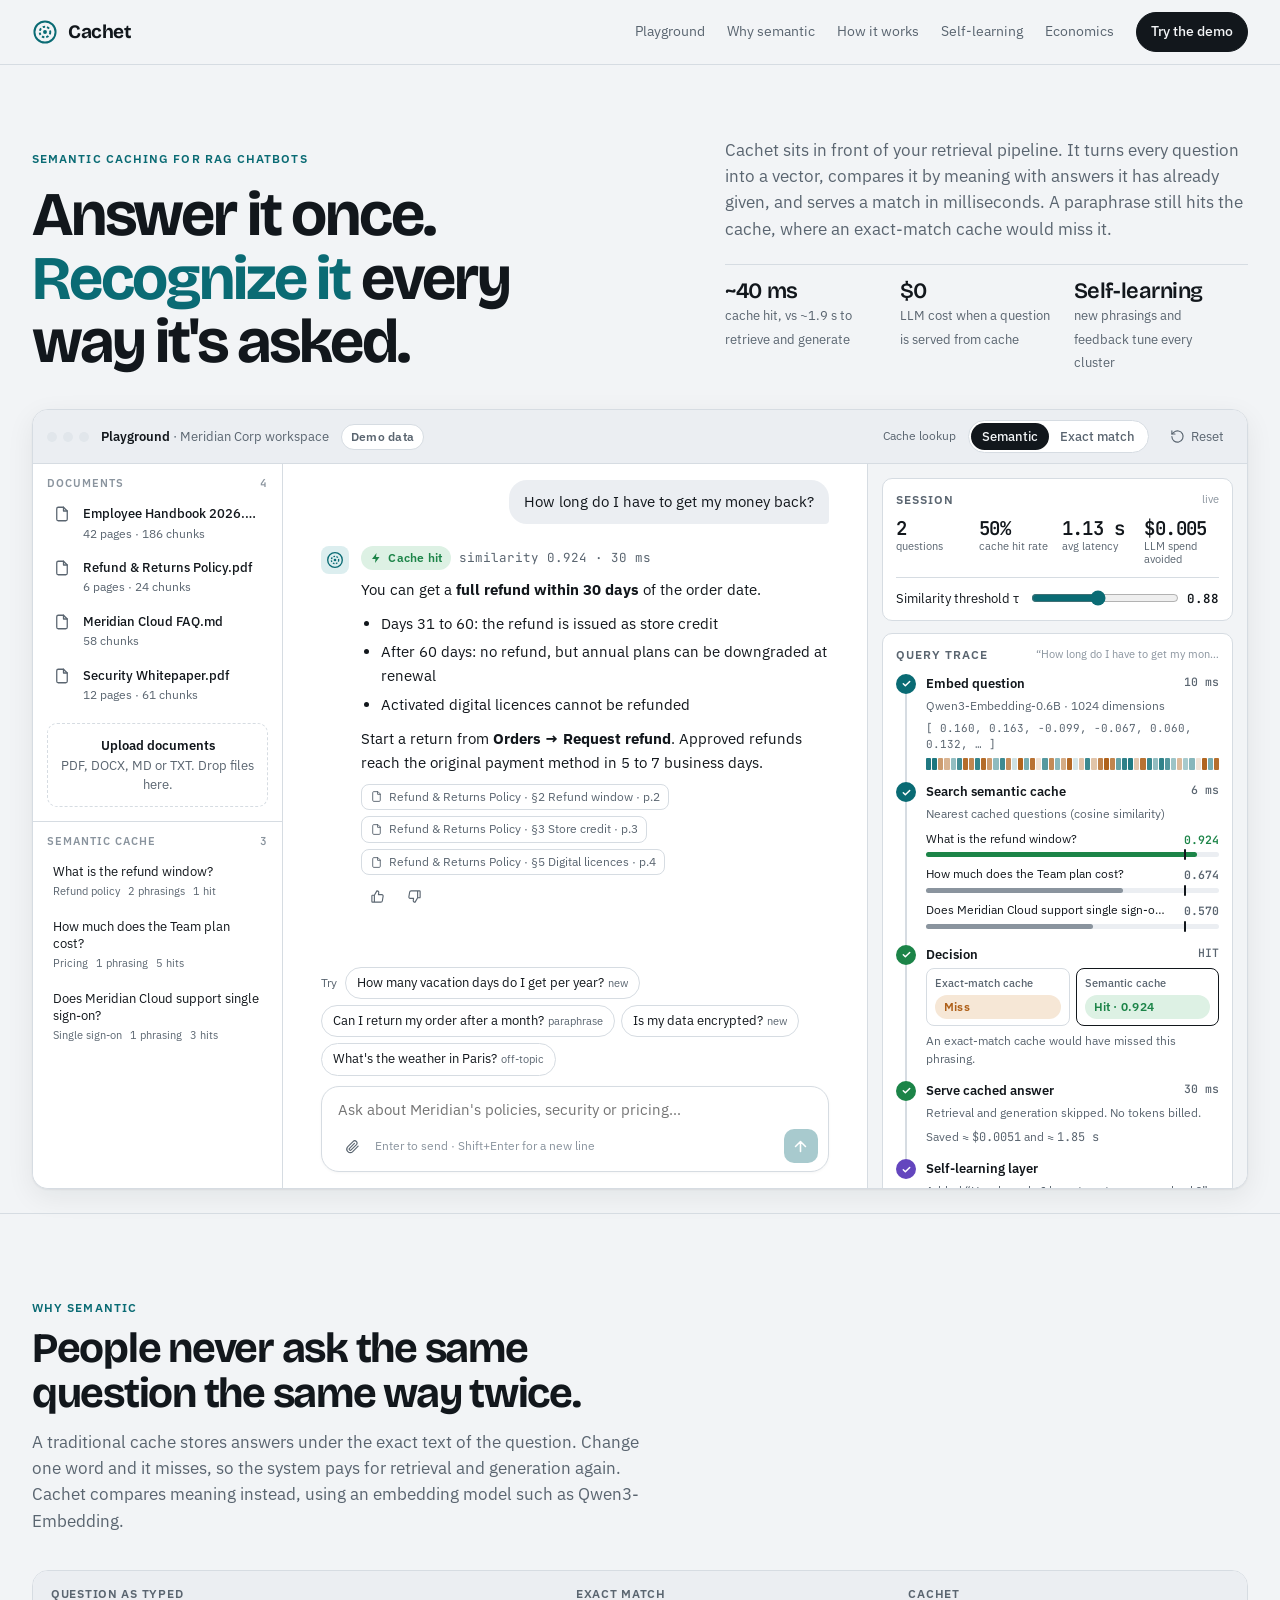
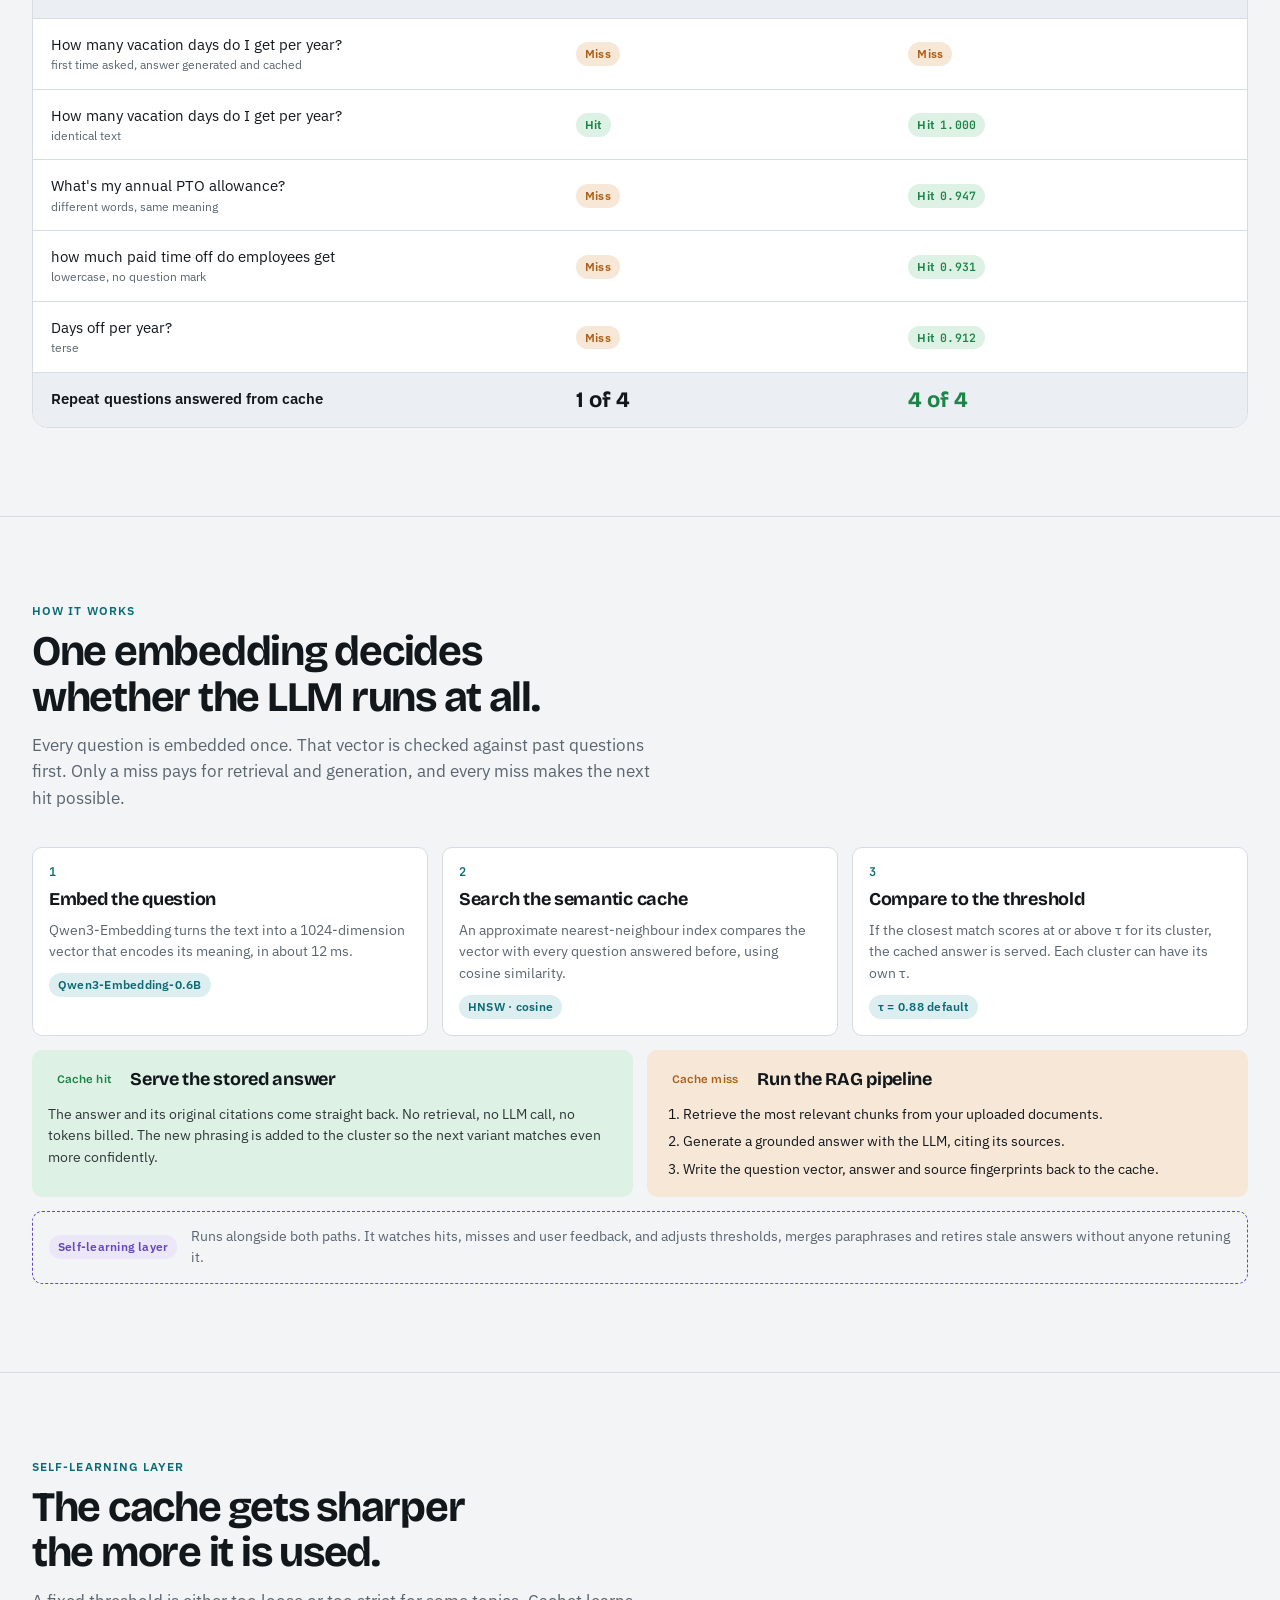
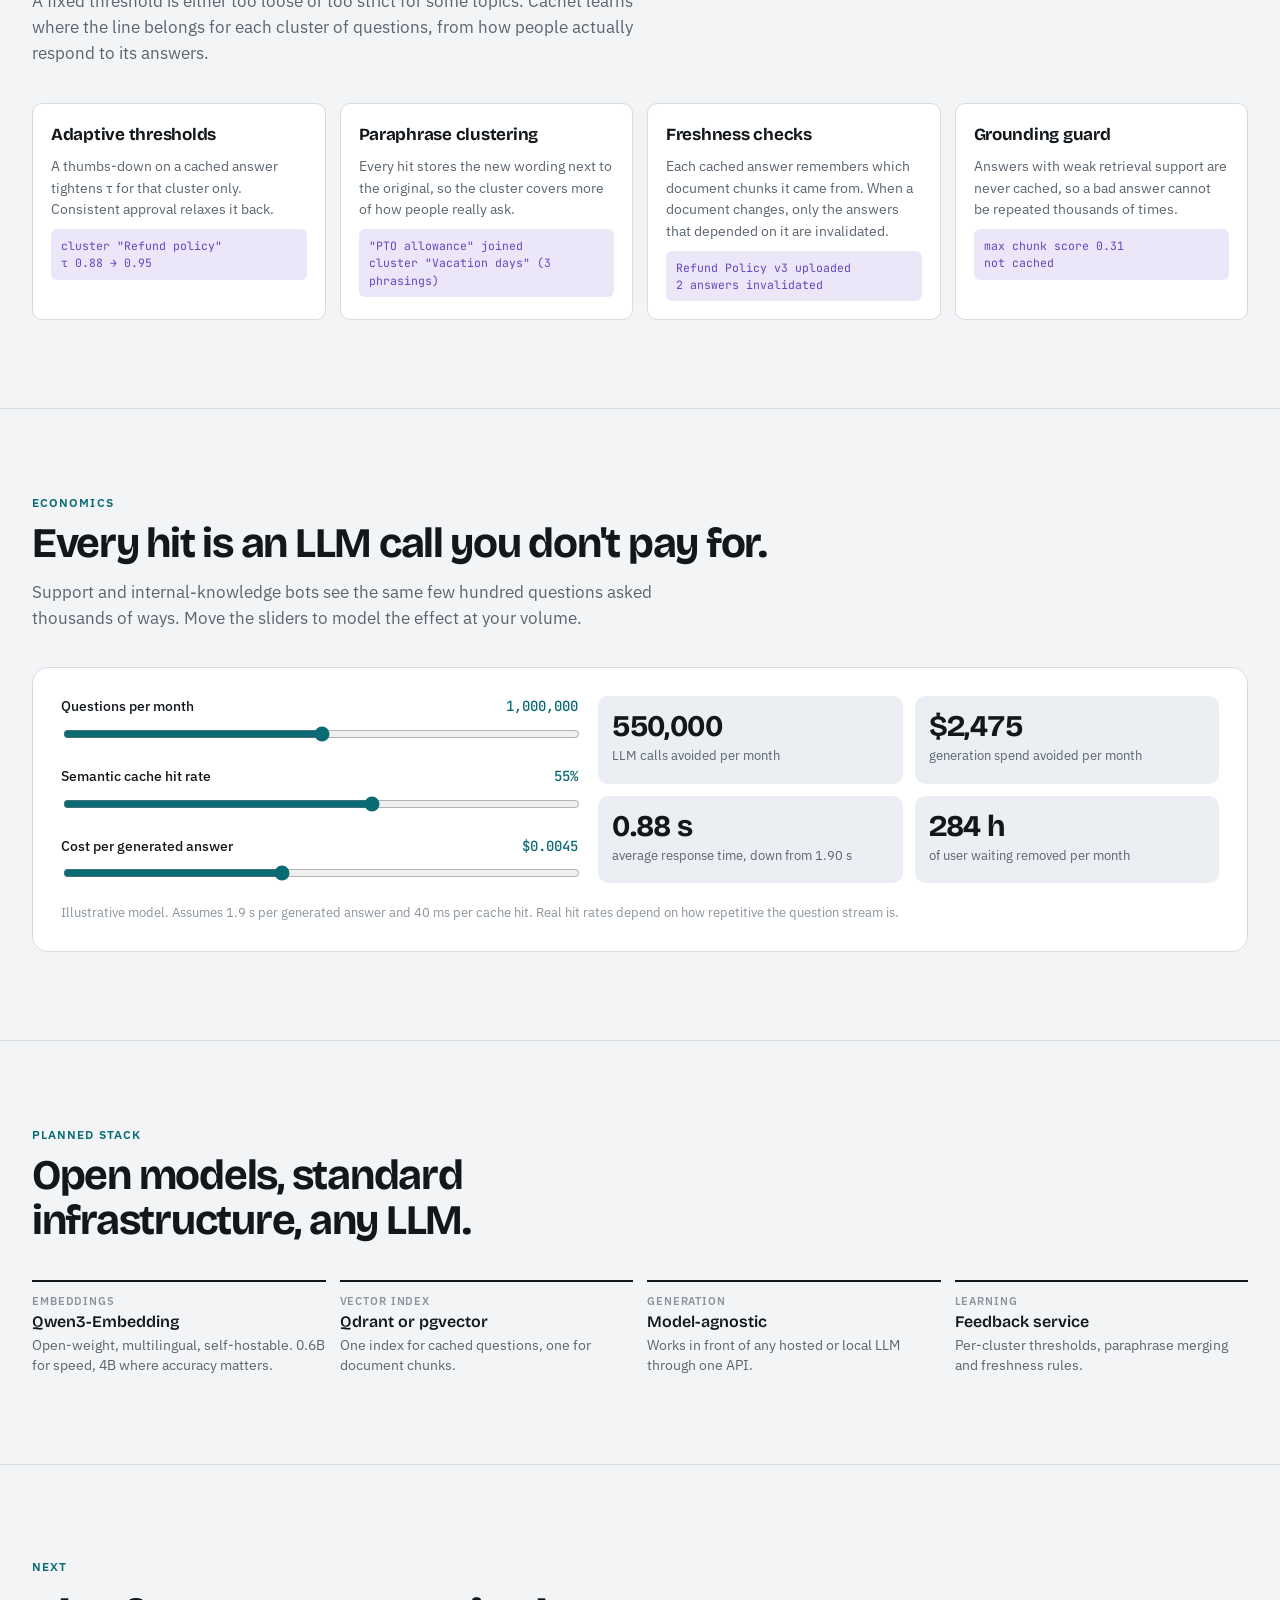
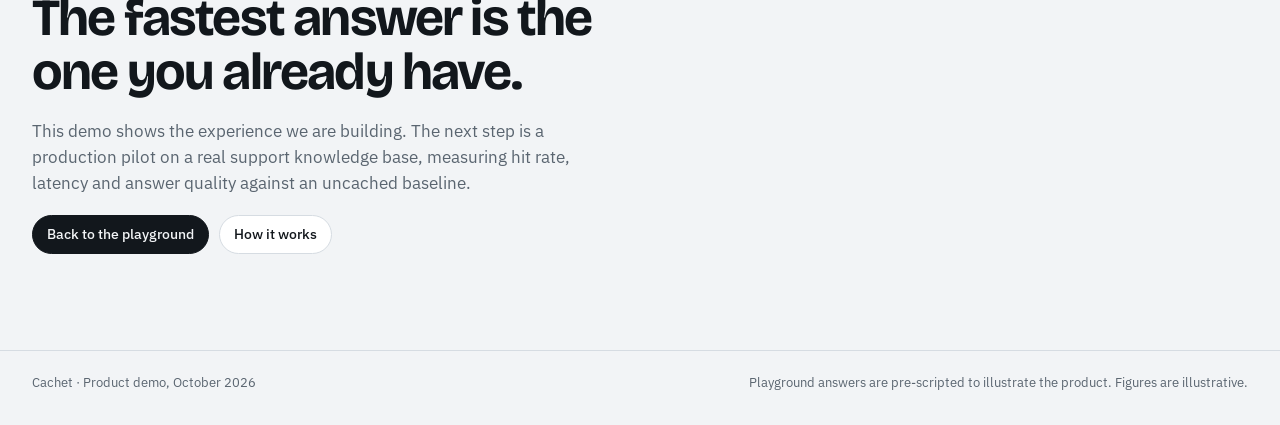
<file: index.html>
<!doctype html>
<html lang="en">
<head>
<meta charset="utf-8">
<meta name="viewport" content="width=device-width, initial-scale=1, viewport-fit=cover">
<meta name="description" content="Cachet: a RAG chatbot with a self-learning semantic cache that recognizes reworded questions.">
</head>
<body>
<title>Cachet</title>
<link rel="preconnect" href="https://fonts.googleapis.com">
<link rel="preconnect" href="https://fonts.gstatic.com" crossorigin>
<link rel="stylesheet" href="https://fonts.googleapis.com/css2?family=Bricolage+Grotesque:opsz,wght@12..96,500;12..96,600;12..96,700&family=IBM+Plex+Sans:wght@400;500;600&family=JetBrains+Mono:wght@400;500;600&display=swap">
<style>/* Layout: a quiet product page whose hero is the working console; the playground is the pitch. */
:root {
  --bg: #F2F4F6;
  --surface: #FFFFFF;
  --surface-2: #EBEEF2;
  --surface-3: #E1E6EB;
  --line: #D6DCE2;
  --fg: #12171C;
  --muted: #5A6570;
  --faint: #8A949E;
  --accent: #0A6B74;
  --accent-ink: #FFFFFF;
  --accent-soft: #DCEEEF;
  --hit: #1C8448;
  --hit-soft: #DDF1E4;
  --miss: #AE5F17;
  --miss-soft: #F6E7D6;
  --learn: #6446BE;
  --learn-soft: #ECE6F9;
  --shadow: 0 1px 2px rgba(18, 23, 28, .06), 0 8px 28px rgba(18, 23, 28, .07);
  --font-display: "Bricolage Grotesque", "Avenir Next", "Segoe UI", system-ui, sans-serif;
  --font-body: "IBM Plex Sans", "Segoe UI", system-ui, -apple-system, sans-serif;
  --font-mono: "JetBrains Mono", ui-monospace, "SFMono-Regular", Menlo, Consolas, monospace;
  --r-sm: 6px;
  --r-md: 10px;
  --r-lg: 16px;
}
@media (prefers-color-scheme: dark) {
  :root:not([data-theme="light"]) {
    --bg: #0D1114; --surface: #141A1F; --surface-2: #1B2228; --surface-3: #232C33; --line: #2A333B;
    --fg: #E6EBEF; --muted: #95A2AD; --faint: #6C7883; --accent: #4CBEC7; --accent-ink: #062427; --accent-soft: #123135;
    --hit: #4FC985; --hit-soft: #133021; --miss: #E69C57; --miss-soft: #382616; --learn: #A88CF0; --learn-soft: #261D40;
    --shadow: 0 1px 2px rgba(0,0,0,.4), 0 8px 28px rgba(0,0,0,.35);
    color-scheme: dark;
  }
}
:root[data-theme="dark"] {
  --bg: #0D1114; --surface: #141A1F; --surface-2: #1B2228; --surface-3: #232C33; --line: #2A333B;
  --fg: #E6EBEF; --muted: #95A2AD; --faint: #6C7883; --accent: #4CBEC7; --accent-ink: #062427; --accent-soft: #123135;
  --hit: #4FC985; --hit-soft: #133021; --miss: #E69C57; --miss-soft: #382616; --learn: #A88CF0; --learn-soft: #261D40;
  --shadow: 0 1px 2px rgba(0,0,0,.4), 0 8px 28px rgba(0,0,0,.35);
  color-scheme: dark;
}

* { box-sizing: border-box; }
html { scroll-padding-top: 80px; }
body { margin: 0; background: var(--bg); color: var(--fg); font: 15px/1.55 var(--font-body); -webkit-font-smoothing: antialiased; }
.wrap { max-width: 1320px; margin: 0 auto; padding-inline: clamp(16px, 3vw, 32px); }
h1, h2, h3 { font-family: var(--font-display); text-wrap: balance; margin: 0; letter-spacing: -0.015em; }
p { margin: 0; }
button, input, textarea, select { font: inherit; color: inherit; }
button { cursor: pointer; }
:focus-visible { outline: 2px solid var(--accent); outline-offset: 2px; border-radius: 4px; }
.mono { font-family: var(--font-mono); font-variant-numeric: tabular-nums; }
.eyebrow { font: 600 12px/1 var(--font-body); letter-spacing: .09em; text-transform: uppercase; color: var(--accent); }

/* ---------- Nav ---------- */
.nav { position: sticky; top: env(safe-area-inset-top, 0px); z-index: 20; background: color-mix(in srgb, var(--bg) 88%, transparent); backdrop-filter: blur(10px); border-bottom: 1px solid var(--line); }
.nav .wrap { display: flex; align-items: center; justify-content: space-between; gap: 16px; padding-block: 12px; }
.brand { display: flex; align-items: center; gap: 10px; font: 700 19px/1 var(--font-display); letter-spacing: -0.02em; color: var(--fg); text-decoration: none; }
.brand-mark { width: 26px; height: 26px; flex: none; }
.nav-links { display: flex; gap: 22px; align-items: center; }
.nav-links a { color: var(--muted); text-decoration: none; font-size: 14px; }
.nav-links a:hover { color: var(--fg); }
.nav-links a.btn-primary, .nav-links a.btn-primary:hover { color: var(--bg); }
.btn { display: inline-flex; align-items: center; gap: 8px; border: 1px solid var(--line); background: var(--surface); color: var(--fg); padding: 8px 14px; border-radius: 999px; font-size: 14px; font-weight: 500; text-decoration: none; }
.btn:hover { border-color: var(--faint); }
.btn-primary { background: var(--fg); color: var(--bg); border-color: var(--fg); }
.btn-primary:hover { opacity: .9; }

/* ---------- Hero ---------- */
.hero { padding-block: clamp(36px, 6vw, 72px) 28px; display: grid; grid-template-columns: minmax(0, 1.25fr) minmax(0, 1fr); gap: 40px; align-items: end; }
.hero h1 { font-size: clamp(34px, 5.2vw, 62px); line-height: 1.02; font-weight: 700; letter-spacing: -0.035em; margin-top: 14px; }
.hero h1 em { font-style: normal; color: var(--accent); }
.hero-sub { color: var(--muted); font-size: 17px; max-width: 54ch; }
.hero-facts { display: grid; grid-template-columns: repeat(3, minmax(0, 1fr)); gap: 0; margin-top: 22px; border-top: 1px solid var(--line); }
.hero-facts div { padding: 14px 14px 0 0; }
.hero-facts b { display: block; font: 600 22px/1.1 var(--font-display); letter-spacing: -0.02em; }
.hero-facts span { color: var(--muted); font-size: 13px; }

/* ---------- App frame ---------- */
.app {
  margin-block: 8px 24px; background: var(--surface); border: 1px solid var(--line); border-radius: var(--r-lg); box-shadow: var(--shadow); overflow: hidden;
  display: grid; height: 780px;
  grid-template-columns: 250px minmax(0, 1fr) 380px;
  grid-template-rows: auto minmax(0, 1fr);
  grid-template-areas: "bar bar bar" "side chat insp";
}
.appbar { grid-area: bar; display: flex; align-items: center; gap: 12px; padding: 10px 14px; border-bottom: 1px solid var(--line); background: var(--surface-2); flex-wrap: wrap; }
.dots { display: flex; gap: 6px; }
.dots i { width: 10px; height: 10px; border-radius: 50%; background: var(--surface-3); display: block; }
.appbar-title { font-weight: 600; font-size: 13px; }
.appbar-title span { color: var(--muted); font-weight: 400; }
.pill { display: inline-flex; align-items: center; gap: 6px; padding: 3px 9px; border-radius: 999px; font-size: 11.5px; font-weight: 600; letter-spacing: .02em; white-space: nowrap; }
.pill svg { width: 12px; height: 12px; flex: none; }
.pill-demo { background: var(--surface); border: 1px solid var(--line); color: var(--muted); }
.pill-hit { background: var(--hit-soft); color: var(--hit); }
.pill-miss { background: var(--miss-soft); color: var(--miss); }
.pill-learn { background: var(--learn-soft); color: var(--learn); }
.pill-accent { background: var(--accent-soft); color: var(--accent); }
.pill-muted { background: var(--surface-2); color: var(--muted); }
.appbar .spacer { flex: 1; }
.seg { display: inline-flex; background: var(--surface); border: 1px solid var(--line); border-radius: 999px; padding: 2px; }
.seg button { border: 0; background: transparent; padding: 4px 11px; border-radius: 999px; font-size: 12.5px; color: var(--muted); font-weight: 500; }
.seg button[aria-pressed="true"] { background: var(--fg); color: var(--bg); }
.seg-label { font-size: 12px; color: var(--muted); }
.iconbtn { border: 1px solid transparent; background: transparent; border-radius: 8px; padding: 5px 8px; color: var(--muted); display: inline-flex; align-items: center; gap: 6px; font-size: 12.5px; }
.iconbtn:hover { background: var(--surface); border-color: var(--line); color: var(--fg); }
.iconbtn svg { width: 15px; height: 15px; flex: none; }

/* ---------- Sidebar ---------- */
.side { grid-area: side; border-right: 1px solid var(--line); display: flex; flex-direction: column; min-height: 0; background: var(--surface); }
.side-sec { padding: 14px 14px 6px; }
.side-sec h4 { margin: 0 0 8px; font: 600 11px/1 var(--font-body); letter-spacing: .09em; text-transform: uppercase; color: var(--faint); display: flex; justify-content: space-between; }
.doclist, .cachelist { list-style: none; margin: 0; padding: 0; display: flex; flex-direction: column; gap: 2px; }
.doc { display: grid; grid-template-columns: 22px minmax(0, 1fr); gap: 8px; padding: 7px 6px; border-radius: 8px; align-items: start; }
.doc:hover { background: var(--surface-2); }
.doc svg { width: 18px; height: 18px; flex: none; color: var(--muted); margin-top: 1px; }
.doc-name { font-size: 13px; font-weight: 500; overflow: hidden; text-overflow: ellipsis; white-space: nowrap; }
.doc-meta { font-size: 11.5px; color: var(--muted); }
.doc-progress { height: 3px; background: var(--surface-3); border-radius: 2px; margin-top: 5px; overflow: hidden; }
.doc-progress i { display: block; height: 100%; width: 0; background: var(--accent); transition: width .4s ease; }
.drop { margin: 6px 14px 4px; border: 1.5px dashed var(--line); border-radius: var(--r-md); padding: 12px; text-align: center; font-size: 12.5px; color: var(--muted); background: transparent; width: calc(100% - 28px); }
.drop:hover, .drop.drag { border-color: var(--accent); color: var(--accent); background: var(--accent-soft); }
.drop b { color: var(--fg); font-weight: 600; }
.drop.drag b { color: var(--accent); }
.side-scroll { overflow-y: auto; min-height: 0; flex: 1; border-top: 1px solid var(--line); margin-top: 10px; }
.centry { padding: 8px 6px; border-radius: 8px; display: grid; gap: 3px; transition: background .4s; }
.centry:hover { background: var(--surface-2); }
.centry.flash { background: var(--hit-soft); }
.centry.flash-new { background: var(--accent-soft); }
.centry-q { font-size: 12.5px; line-height: 1.35; }
.centry-meta { display: flex; gap: 8px; font-size: 11px; color: var(--muted); flex-wrap: wrap; align-items: center; }
.centry-meta .stale { color: var(--miss); font-weight: 600; }

/* ---------- Chat ---------- */
.chat { grid-area: chat; display: flex; flex-direction: column; min-height: 0; min-width: 0; }
.msgs { flex: 1; overflow-y: auto; min-height: 0; padding: 24px clamp(14px, 3vw, 40px) 12px; display: flex; flex-direction: column; gap: 22px; scroll-behavior: smooth; }
.msg-user { align-self: flex-end; max-width: 82%; background: var(--surface-2); padding: 10px 15px; border-radius: 18px 18px 4px 18px; font-size: 15px; overflow-wrap: anywhere; }
.msg-bot { display: grid; grid-template-columns: 28px minmax(0, 1fr); gap: 12px; max-width: 720px; }
.bot-avatar { width: 28px; height: 28px; border-radius: 8px; background: var(--accent-soft); display: grid; place-items: center; }
.bot-avatar svg { width: 18px; height: 18px; }
.bot-body { min-width: 0; display: flex; flex-direction: column; gap: 8px; }
.bot-status { display: flex; gap: 8px; align-items: center; flex-wrap: wrap; font-size: 12.5px; color: var(--muted); min-height: 22px; }
.bot-status .pill { font-size: 11.5px; }
.spinner { width: 12px; height: 12px; border: 2px solid var(--line); border-top-color: var(--accent); border-radius: 50%; animation: spin .8s linear infinite; display: inline-block; }
@keyframes spin { to { transform: rotate(360deg); } }
.bot-text { font-size: 15px; line-height: 1.62; overflow-wrap: anywhere; }
.bot-text p + p, .bot-text p + ul, .bot-text ul + p { margin-top: 10px; }
.bot-text ul { margin: 8px 0 0; padding-left: 20px; display: grid; gap: 4px; }
.bot-text .caret { display: inline-block; width: 7px; height: 15px; background: var(--fg); vertical-align: -2px; margin-left: 2px; animation: blink 1s steps(1) infinite; }
@keyframes blink { 50% { opacity: 0; } }
.sources { display: flex; gap: 6px; flex-wrap: wrap; }
.src { display: inline-flex; align-items: center; gap: 6px; font-size: 12px; border: 1px solid var(--line); border-radius: 8px; padding: 3px 8px; color: var(--muted); background: var(--surface); max-width: 100%; }
.src svg { width: 13px; height: 13px; flex: none; }
.src span { overflow: hidden; text-overflow: ellipsis; white-space: nowrap; }
.bot-actions { display: flex; gap: 4px; align-items: center; }
.bot-actions .iconbtn[aria-pressed="true"] { color: var(--accent); background: var(--accent-soft); }
.bot-actions .note { font-size: 12px; color: var(--learn); margin-left: 6px; }
.welcome { color: var(--muted); font-size: 14px; }

.composer-wrap { padding: 8px clamp(14px, 3vw, 40px) 16px; }
.suggest { display: flex; gap: 6px; flex-wrap: wrap; margin-bottom: 10px; align-items: center; }
.suggest-label { font-size: 12px; color: var(--muted); margin-right: 2px; }
.chip { border: 1px solid var(--line); background: var(--surface); border-radius: 999px; padding: 5px 11px; font-size: 13px; color: var(--fg); text-align: left; }
.chip:hover { border-color: var(--accent); color: var(--accent); }
.chip:disabled { opacity: .5; cursor: default; }
.chip small { color: var(--muted); font-size: 11px; margin-left: 4px; }
.composer { border: 1px solid var(--line); background: var(--surface); border-radius: 18px; padding: 10px 10px 8px 14px; box-shadow: 0 1px 3px rgba(0,0,0,.04); display: grid; gap: 6px; }
.composer:focus-within { border-color: var(--faint); }
.composer textarea { border: 0; outline: 0; resize: none; background: transparent; font-size: 15px; line-height: 1.5; max-height: 160px; min-height: 24px; width: 100%; }
.composer-row { display: flex; align-items: center; gap: 6px; }
.composer-row .hint { font-size: 11.5px; color: var(--faint); flex: 1; overflow: hidden; text-overflow: ellipsis; white-space: nowrap; }
.send { width: 34px; height: 34px; border-radius: 10px; border: 0; background: var(--accent); color: var(--accent-ink); display: grid; place-items: center; flex: none; }
.send:disabled { opacity: .35; cursor: default; }
.send svg { width: 17px; height: 17px; }
.composer-row .send { margin-left: auto; }

/* ---------- Inspector ---------- */
.insp { grid-area: insp; border-left: 1px solid var(--line); background: var(--bg); overflow-y: auto; min-height: 0; padding: 14px; display: flex; flex-direction: column; gap: 12px; }
.card { background: var(--surface); border: 1px solid var(--line); border-radius: var(--r-md); padding: 12px 13px; }
.card-h { display: flex; justify-content: space-between; align-items: center; gap: 8px; margin-bottom: 10px; }
.card-h h3 { font: 600 12px/1 var(--font-body); letter-spacing: .08em; text-transform: uppercase; color: var(--muted); }
.card-h .sub { font-size: 11px; color: var(--faint); }
.stats { display: grid; grid-template-columns: repeat(4, minmax(0, 1fr)); gap: 8px; }
.stat b { display: block; font: 600 19px/1.15 var(--font-mono); letter-spacing: -0.03em; font-variant-numeric: tabular-nums; }
.stat span { font-size: 10.5px; color: var(--muted); line-height: 1.2; display: block; }
.thresh { display: grid; grid-template-columns: auto minmax(0, 1fr) auto; gap: 10px; align-items: center; font-size: 12.5px; margin-top: 12px; padding-top: 10px; border-top: 1px solid var(--line); }
.thresh input { width: 100%; accent-color: var(--accent); }
.thresh output { font-family: var(--font-mono); font-weight: 600; }

.trace { list-style: none; margin: 0; padding: 0; display: grid; gap: 0; }
.step { display: grid; grid-template-columns: 20px minmax(0, 1fr); gap: 10px; position: relative; padding-bottom: 12px; }
.step:not(:last-child)::before { content: ""; position: absolute; left: 9px; top: 20px; bottom: 0; width: 2px; background: var(--line); }
.step-dot { width: 20px; height: 20px; border-radius: 50%; border: 2px solid var(--line); background: var(--surface); display: grid; place-items: center; position: relative; z-index: 1; }
.step-dot svg { width: 11px; height: 11px; }
.step.active .step-dot { border-color: var(--accent); }
.step.active .step-dot::after { content: ""; width: 8px; height: 8px; border-radius: 50%; background: var(--accent); animation: pulse 1s ease-in-out infinite; }
@keyframes pulse { 50% { transform: scale(.5); opacity: .5; } }
.step.done .step-dot { border-color: var(--accent); background: var(--accent); color: var(--accent-ink); }
.step.hit .step-dot { border-color: var(--hit); background: var(--hit); color: var(--surface); }
.step.miss .step-dot { border-color: var(--miss); background: var(--miss); color: var(--surface); }
.step.learn .step-dot { border-color: var(--learn); background: var(--learn); color: var(--surface); }
.step.skipped { opacity: .45; }
.step-t { font-size: 13px; font-weight: 600; display: flex; justify-content: space-between; gap: 8px; }
.step-t .ms { font: 500 11.5px var(--font-mono); color: var(--muted); }
.step-d { font-size: 12px; color: var(--muted); margin-top: 3px; display: grid; gap: 6px; min-width: 0; }
.vec { font: 11px/1.4 var(--font-mono); color: var(--muted); overflow-wrap: anywhere; }
.heat { display: grid; grid-template-columns: repeat(48, 1fr); gap: 1px; height: 12px; }
.heat i { display: block; border-radius: 1px; }
.nbr { display: grid; grid-template-columns: minmax(0, 1fr) 46px; gap: 4px 8px; align-items: center; font-size: 12px; }
.nbr-q { overflow: hidden; text-overflow: ellipsis; white-space: nowrap; color: var(--fg); }
.nbr-s { font: 600 11.5px var(--font-mono); text-align: right; }
.bar { grid-column: 1 / -1; height: 5px; background: var(--surface-2); border-radius: 3px; position: relative; margin-bottom: 4px; }
.bar i { position: absolute; left: 0; top: 0; bottom: 0; border-radius: 3px; background: var(--faint); }
.bar i.ok { background: var(--hit); }
.bar b { position: absolute; top: -3px; bottom: -3px; width: 2px; background: var(--fg); border-radius: 1px; }
.compare { display: grid; grid-template-columns: 1fr 1fr; gap: 6px; }
.compare div { border: 1px solid var(--line); border-radius: 8px; padding: 6px 8px; font-size: 11.5px; display: grid; gap: 3px; }
.compare strong { font-size: 11px; color: var(--muted); font-weight: 500; }
.compare .on { border-color: var(--fg); }
.chunk { border-left: 2px solid var(--accent); padding: 2px 0 2px 8px; font-size: 11.5px; }
.chunk b { color: var(--fg); font-weight: 500; }
.idle { font-size: 13px; color: var(--muted); padding: 6px 0 2px; }

.map-wrap { position: relative; }
.map { width: 100%; height: auto; display: block; background: var(--surface-2); border-radius: 8px; max-width: 100%; }
.map text { font: 500 8.5px var(--font-body); fill: var(--muted); }
.map .ent { fill: var(--accent); }
.map .ent.stale { fill: var(--miss); }
.map .var { fill: var(--accent); opacity: .45; }
.map .q-hit { fill: var(--hit); }
.map .q-miss { fill: var(--miss); }
.map .ring { fill: none; stroke: var(--fg); stroke-dasharray: 2 2; opacity: .5; }
.map .link { stroke: var(--fg); stroke-width: 1; opacity: .45; }
.map .grid { stroke: var(--line); stroke-width: .5; }
.map .qpulse { fill: none; stroke-width: 1.5; animation: qp 1.6s ease-out 2; transform-box: fill-box; transform-origin: center; }
@keyframes qp { from { transform: scale(.6); opacity: 1; } to { transform: scale(2.6); opacity: 0; } }
.legend { display: flex; gap: 12px; flex-wrap: wrap; font-size: 11px; color: var(--muted); margin-top: 8px; }
.legend i { display: inline-block; width: 8px; height: 8px; border-radius: 50%; margin-right: 5px; vertical-align: 0; }

.log { list-style: none; margin: 0; padding: 0; display: grid; gap: 8px; max-height: 260px; overflow-y: auto; }
.log li { display: grid; grid-template-columns: auto minmax(0, 1fr); gap: 8px; font-size: 12px; align-items: start; }
.log time { font: 11px var(--font-mono); color: var(--faint); padding-top: 2px; }
.log .pill { margin-right: 6px; font-size: 10.5px; padding: 1px 7px; }
.learn-stats { display: grid; grid-template-columns: repeat(3, minmax(0, 1fr)); gap: 8px; margin-bottom: 10px; }
.learn-stats div { background: var(--learn-soft); border-radius: 8px; padding: 7px 9px; }
.learn-stats b { font: 600 16px var(--font-mono); color: var(--learn); display: block; }
.learn-stats span { font-size: 10.5px; color: var(--muted); }

/* ---------- Sections ---------- */
.section { padding-block: clamp(48px, 7vw, 88px); border-top: 1px solid var(--line); }
.section-head { display: grid; gap: 12px; max-width: 760px; margin-bottom: 36px; }
.section-head h2 { font-size: clamp(28px, 3.6vw, 42px); line-height: 1.08; letter-spacing: -0.03em; }
.section-head p { color: var(--muted); font-size: 17px; max-width: 62ch; }

.versus { display: grid; grid-template-columns: minmax(0, 1fr); background: var(--surface); border: 1px solid var(--line); border-radius: var(--r-lg); overflow: hidden; }
.versus-row { display: grid; grid-template-columns: minmax(0, 1.6fr) minmax(0, 1fr) minmax(0, 1fr); gap: 12px; padding: 14px 18px; border-top: 1px solid var(--line); align-items: center; }
.versus-row:first-child { border-top: 0; background: var(--surface-2); font-size: 12px; font-weight: 600; letter-spacing: .06em; text-transform: uppercase; color: var(--muted); }
.versus-row .q { font-size: 15px; min-width: 0; }
.versus-row .q small { display: block; color: var(--muted); font-size: 12px; }
.versus-foot { display: grid; grid-template-columns: minmax(0, 1.6fr) minmax(0, 1fr) minmax(0, 1fr); gap: 12px; padding: 14px 18px; border-top: 1px solid var(--line); background: var(--surface-2); font-weight: 600; }
.versus-foot b { font: 700 22px var(--font-display); }

.flow { display: grid; grid-template-columns: repeat(3, minmax(0, 1fr)); gap: 14px; }
.node { background: var(--surface); border: 1px solid var(--line); border-radius: var(--r-md); padding: 16px; display: grid; gap: 6px; align-content: start; }
.node .n { font: 600 12px var(--font-mono); color: var(--accent); }
.node h3 { font-size: 18px; }
.node p { color: var(--muted); font-size: 14px; }
.node .tag { justify-self: start; margin-top: 4px; }
.branch { display: grid; grid-template-columns: repeat(2, minmax(0, 1fr)); gap: 14px; margin-top: 14px; }
.branch > div { border-radius: var(--r-md); padding: 16px; display: grid; gap: 10px; align-content: start; }
.branch .b-hit { background: var(--hit-soft); }
.branch .b-miss { background: var(--miss-soft); }
.branch h3 { font-size: 18px; display: flex; gap: 10px; align-items: center; flex-wrap: wrap; }
.branch p { font-size: 14px; color: var(--fg); opacity: .85; }
.branch ol { margin: 0; padding-left: 20px; display: grid; gap: 6px; font-size: 14px; }
.loopband { margin-top: 14px; border: 1.5px dashed var(--learn); border-radius: var(--r-md); padding: 14px 16px; display: flex; gap: 14px; align-items: center; flex-wrap: wrap; }
.loopband p { font-size: 14px; color: var(--muted); flex: 1; min-width: 220px; }

.learn-grid { display: grid; grid-template-columns: repeat(4, minmax(0, 1fr)); gap: 14px; }
.lcard { background: var(--surface); border: 1px solid var(--line); border-radius: var(--r-md); padding: 18px; display: grid; gap: 8px; align-content: start; }
.lcard h3 { font-size: 17px; }
.lcard p { font-size: 14px; color: var(--muted); }
.lcard .ex { font: 11.5px/1.5 var(--font-mono); background: var(--learn-soft); color: var(--learn); border-radius: 6px; padding: 8px 10px; overflow-wrap: anywhere; }

.calc { display: grid; grid-template-columns: minmax(0, 1fr) minmax(0, 1.2fr); gap: 20px; background: var(--surface); border: 1px solid var(--line); border-radius: var(--r-lg); padding: clamp(16px, 3vw, 28px); }
.calc label { display: grid; gap: 6px; font-size: 14px; font-weight: 500; }
.calc label span { display: flex; justify-content: space-between; }
.calc label output { font-family: var(--font-mono); color: var(--accent); }
.calc input[type=range] { width: 100%; accent-color: var(--accent); }
.calc-inputs { display: grid; gap: 22px; align-content: start; }
.calc-out { display: grid; grid-template-columns: repeat(2, minmax(0, 1fr)); gap: 12px; }
.calc-out div { background: var(--surface-2); border-radius: var(--r-md); padding: 14px; }
.calc-out b { display: block; font: 700 clamp(22px, 2.6vw, 30px)/1.1 var(--font-display); letter-spacing: -0.02em; font-variant-numeric: tabular-nums; }
.calc-out span { font-size: 12.5px; color: var(--muted); }
.calc-note { grid-column: 1 / -1; font-size: 12.5px; color: var(--faint); }

.stack { display: grid; grid-template-columns: repeat(4, minmax(0, 1fr)); gap: 14px; }
.stack div { border-top: 2px solid var(--fg); padding-top: 12px; display: grid; gap: 4px; }
.stack b { font: 600 16px var(--font-display); }
.stack span { font-size: 13.5px; color: var(--muted); }
.stack .role { font: 600 11px var(--font-body); letter-spacing: .08em; text-transform: uppercase; color: var(--faint); }

.closing { padding-block: clamp(56px, 8vw, 96px); text-align: left; display: grid; gap: 18px; border-top: 1px solid var(--line); }
.closing h2 { font-size: clamp(30px, 4.4vw, 52px); letter-spacing: -0.035em; line-height: 1.04; max-width: 18ch; }
.closing p { color: var(--muted); max-width: 58ch; font-size: 17px; }
.closing .row { display: flex; gap: 10px; flex-wrap: wrap; }
footer { border-top: 1px solid var(--line); padding-block: 22px 32px; font-size: 13px; color: var(--muted); }
footer .wrap { display: flex; justify-content: space-between; gap: 12px; flex-wrap: wrap; }

/* ---------- Responsive ---------- */
@media (max-width: 1180px) {
  .app { height: auto; grid-template-columns: minmax(0, 1fr) 360px; grid-template-rows: auto auto 720px; grid-template-areas: "bar bar" "side side" "chat insp"; }
  .side { border-right: 0; border-bottom: 1px solid var(--line); display: grid; height: 248px; grid-template-columns: minmax(0, 1fr) minmax(0, 1fr); grid-template-rows: minmax(0, 1fr) auto; grid-template-areas: "docs cache" "drop cache"; }
  .side-sec.docs { grid-area: docs; overflow-y: auto; min-height: 0; padding-bottom: 4px; }
  .drop { grid-area: drop; align-self: end; margin: 6px 14px 12px; padding: 9px 12px; }
  .side-scroll { grid-area: cache; border-top: 0; border-left: 1px solid var(--line); margin-top: 0; max-height: none; }
  .side-sec.docs, .side-scroll { -webkit-mask-image: linear-gradient(to bottom, #000 calc(100% - 22px), transparent); mask-image: linear-gradient(to bottom, #000 calc(100% - 22px), transparent); }
  .side-sec.docs .doclist, .side-scroll .cachelist { padding-bottom: 14px; }
  .side-scroll .side-sec h4 { position: sticky; top: 0; z-index: 1; background: var(--surface); margin: -14px -14px 6px; padding: 14px 14px 8px; }
  .learn-grid, .stack { grid-template-columns: repeat(2, minmax(0, 1fr)); }
}
@media (max-width: 820px) {
  .hero { grid-template-columns: minmax(0, 1fr); gap: 18px; }
  .nav-links a:not(.btn) { display: none; }
  .app { grid-template-columns: minmax(0, 1fr); grid-template-rows: auto auto min(78svh, 680px) auto; grid-template-areas: "bar" "side" "chat" "insp"; }
  .side { height: auto; grid-template-columns: minmax(0, 1fr); grid-template-rows: auto auto auto; grid-template-areas: "docs" "drop" "cache"; }
  .side-sec.docs { max-height: 220px; }
  .drop { margin: 4px 14px 12px; padding: 8px 12px; }
  .side-scroll { border-left: 0; border-top: 1px solid var(--line); max-height: 190px; }
  .insp { border-left: 0; border-top: 1px solid var(--line); overflow: visible; }
  .flow, .branch, .calc, .calc-out { grid-template-columns: minmax(0, 1fr); }
  .versus-row, .versus-foot { grid-template-columns: minmax(0, 1fr) auto auto; padding: 12px; gap: 8px; }
  .versus-row .q { font-size: 14px; }
  .msg-user { max-width: 92%; }
  .msgs { padding-top: 18px; gap: 18px; }
  .suggest { flex-wrap: nowrap; overflow-x: auto; overscroll-behavior-x: contain; scrollbar-width: none; margin-inline: calc(-1 * clamp(14px, 3vw, 40px)); padding-inline: clamp(14px, 3vw, 40px); scroll-padding-inline: clamp(14px, 3vw, 40px); }
  .suggest::-webkit-scrollbar { display: none; }
  .suggest .chip, .suggest-label { flex: none; white-space: nowrap; }
}
@media (max-width: 520px) {
  .learn-grid, .stack { grid-template-columns: minmax(0, 1fr); }
  .hero-facts { grid-template-columns: minmax(0, 1fr); }
  .stats { grid-template-columns: repeat(2, minmax(0, 1fr)); }
  .appbar .seg-label { display: none; }
  .composer-row .hint { display: none; }
  .composer-wrap { padding-bottom: 12px; }
  .side-sec.docs { max-height: 220px; }
  .side-scroll { max-height: 170px; }
}
@media (prefers-reduced-motion: reduce) {
  *, *::before, *::after { animation-duration: .001ms !important; animation-iteration-count: 1 !important; transition-duration: .001ms !important; scroll-behavior: auto !important; }
}
</style>

<svg width="0" height="0" style="position:absolute" aria-hidden="true">
  <defs>
    <symbol id="i-file" viewBox="0 0 24 24" fill="none" stroke="currentColor" stroke-width="1.7" stroke-linecap="round" stroke-linejoin="round"><path d="M14 3H7a2 2 0 0 0-2 2v14a2 2 0 0 0 2 2h10a2 2 0 0 0 2-2V8z"/><path d="M14 3v5h5"/></symbol>
    <symbol id="i-clip" viewBox="0 0 24 24" fill="none" stroke="currentColor" stroke-width="1.8" stroke-linecap="round" stroke-linejoin="round"><path d="M21 11.5l-8.6 8.6a5.5 5.5 0 0 1-7.8-7.8l8.6-8.6a3.7 3.7 0 0 1 5.2 5.2l-8.6 8.6a1.8 1.8 0 0 1-2.6-2.6l7.9-7.9"/></symbol>
    <symbol id="i-send" viewBox="0 0 24 24" fill="none" stroke="currentColor" stroke-width="2.2" stroke-linecap="round" stroke-linejoin="round"><path d="M12 19V5M5 12l7-7 7 7"/></symbol>
    <symbol id="i-up" viewBox="0 0 24 24" fill="none" stroke="currentColor" stroke-width="1.8" stroke-linecap="round" stroke-linejoin="round"><path d="M7 10v11H4a1 1 0 0 1-1-1v-9a1 1 0 0 1 1-1zM7 10l4-7a2.5 2.5 0 0 1 3 2.6L13.5 9H19a2 2 0 0 1 2 2.3l-1.2 7.5A2.5 2.5 0 0 1 17.3 21H7"/></symbol>
    <symbol id="i-down" viewBox="0 0 24 24" fill="none" stroke="currentColor" stroke-width="1.8" stroke-linecap="round" stroke-linejoin="round"><path d="M17 14V3h3a1 1 0 0 1 1 1v9a1 1 0 0 1-1 1zM17 14l-4 7a2.5 2.5 0 0 1-3-2.6l.5-3.4H5a2 2 0 0 1-2-2.3l1.2-7.5A2.5 2.5 0 0 1 6.7 3H17"/></symbol>
    <symbol id="i-check" viewBox="0 0 24 24" fill="none" stroke="currentColor" stroke-width="3.2" stroke-linecap="round" stroke-linejoin="round"><path d="M5 12.5l4.5 4.5L19 7.5"/></symbol>
    <symbol id="i-bolt" viewBox="0 0 24 24" fill="currentColor"><path d="M13 2L4 14h7l-1 8 9-12h-7z"/></symbol>
    <symbol id="i-reset" viewBox="0 0 24 24" fill="none" stroke="currentColor" stroke-width="1.8" stroke-linecap="round" stroke-linejoin="round"><path d="M3 12a9 9 0 1 0 3-6.7L3 8"/><path d="M3 3v5h5"/></symbol>
    <symbol id="i-mark" viewBox="0 0 32 32"><circle cx="16" cy="16" r="13" fill="none" stroke="currentColor" stroke-width="2.4"/><circle cx="16" cy="16" r="6.5" fill="none" stroke="currentColor" stroke-width="2.4" stroke-dasharray="3 2.4"/><circle cx="16" cy="16" r="2.4" fill="currentColor"/></symbol>
  </defs>
</svg>

<header class="nav">
  <div class="wrap">
    <a class="brand" href="#top"><svg class="brand-mark" style="color:var(--accent)"><use href="#i-mark"/></svg>Cachet</a>
    <nav class="nav-links">
      <a href="#playground">Playground</a>
      <a href="#why">Why semantic</a>
      <a href="#how">How it works</a>
      <a href="#learning">Self-learning</a>
      <a href="#economics">Economics</a>
      <a class="btn btn-primary" href="#playground">Try the demo</a>
    </nav>
  </div>
</header>

<main id="top">
  <div class="wrap">
    <section class="hero">
      <div>
        <span class="eyebrow">Semantic caching for RAG chatbots</span>
        <h1>Answer it once. <em>Recognize it</em> every way it's asked.</h1>
      </div>
      <div>
        <p class="hero-sub">Cachet sits in front of your retrieval pipeline. It turns every question into a vector, compares it by meaning with answers it has already given, and serves a match in milliseconds. A paraphrase still hits the cache, where an exact-match cache would miss it.</p>
        <div class="hero-facts">
          <div><b class="mono">~40 ms</b><span>cache hit, vs ~1.9 s to retrieve and generate</span></div>
          <div><b class="mono">$0</b><span>LLM cost when a question is served from cache</span></div>
          <div><b>Self-learning</b><span>new phrasings and feedback tune every cluster</span></div>
        </div>
      </div>
    </section>

    <section id="playground" aria-label="Interactive playground">
      <div class="app">
        <div class="appbar">
          <div class="dots" aria-hidden="true"><i></i><i></i><i></i></div>
          <div class="appbar-title">Playground <span>· Meridian Corp workspace</span></div>
          <span class="pill pill-demo" title="Responses are pre-scripted for this demo">Demo data</span>
          <div class="spacer"></div>
          <span class="seg-label" id="mode-label">Cache lookup</span>
          <div class="seg" role="group" aria-labelledby="mode-label">
            <button type="button" id="mode-sem" aria-pressed="true">Semantic</button>
            <button type="button" id="mode-exact" aria-pressed="false">Exact match</button>
          </div>
          <button type="button" class="iconbtn" id="reset"><svg><use href="#i-reset"/></svg>Reset</button>
        </div>

        <aside class="side" aria-label="Knowledge base and cache">
          <div class="side-sec docs">
            <h4><span>Documents</span><span id="doc-count" class="mono">4</span></h4>
            <ul class="doclist" id="docs"></ul>
            <input type="file" id="file" multiple hidden accept=".pdf,.md,.txt,.docx,.html,.csv">
          </div>
          <button type="button" class="drop" id="drop"><b>Upload documents</b><br>PDF, DOCX, MD or TXT. Drop files here.</button>
          <div class="side-scroll">
            <div class="side-sec">
              <h4><span>Semantic cache</span><span id="cache-count" class="mono">0</span></h4>
              <ul class="cachelist" id="cache"></ul>
            </div>
          </div>
        </aside>

        <section class="chat" aria-label="Chat">
          <div class="msgs" id="msgs" aria-live="polite"></div>
          <div class="composer-wrap">
            <div class="suggest" id="suggest"></div>
            <form class="composer" id="composer">
              <label for="q" class="sr" hidden>Ask a question</label>
              <textarea id="q" rows="1" placeholder="Ask about Meridian's policies, security or pricing…"></textarea>
              <div class="composer-row">
                <button type="button" class="iconbtn" id="attach" title="Upload documents"><svg><use href="#i-clip"/></svg></button>
                <span class="hint">Enter to send · Shift+Enter for a new line</span>
                <button type="submit" class="send" id="send" aria-label="Send" disabled><svg><use href="#i-send"/></svg></button>
              </div>
            </form>
          </div>
        </section>

        <aside class="insp" aria-label="Cache inspector">
          <div class="card">
            <div class="card-h"><h3>Session</h3><span class="sub">live</span></div>
            <div class="stats">
              <div class="stat"><b id="s-q">0</b><span>questions</span></div>
              <div class="stat"><b id="s-hr">0%</b><span>cache hit rate</span></div>
              <div class="stat"><b id="s-lat">–</b><span>avg latency</span></div>
              <div class="stat"><b id="s-save">$0</b><span>LLM spend avoided</span></div>
            </div>
            <div class="thresh">
              <label for="tau">Similarity threshold τ</label>
              <input type="range" id="tau" min="0.80" max="0.98" step="0.01" value="0.88">
              <output id="tau-out" for="tau">0.88</output>
            </div>
          </div>

          <div class="card">
            <div class="card-h"><h3>Query trace</h3><span class="sub" id="trace-q"></span></div>
            <ol class="trace" id="trace"><li class="idle">Ask a question to watch it move through the pipeline.</li></ol>
          </div>

          <div class="card">
            <div class="card-h"><h3>Embedding space</h3><span class="sub">2-D projection of 1024-d vectors</span></div>
            <div class="map-wrap"><svg class="map" id="map" viewBox="0 0 320 220" role="img" aria-label="Map of cached questions grouped by meaning"></svg></div>
            <div class="legend">
              <span><i style="background:var(--accent)"></i>cached answer</span>
              <span><i style="background:var(--accent);opacity:.45"></i>learned phrasing</span>
              <span><i style="background:var(--hit)"></i>query (hit)</span>
              <span><i style="background:var(--miss)"></i>query (miss)</span>
            </div>
          </div>

          <div class="card">
            <div class="card-h"><h3>Self-learning layer</h3><span class="sub">feedback loop</span></div>
            <div class="learn-stats">
              <div><b id="l-phr">0</b><span>phrasings learned</span></div>
              <div><b id="l-tau">0</b><span>τ adjustments</span></div>
              <div><b id="l-ref">0</b><span>answers refreshed</span></div>
            </div>
            <ul class="log" id="log"></ul>
          </div>
        </aside>
      </div>
    </section>
  </div>

  <section class="section" id="why">
    <div class="wrap">
      <div class="section-head">
        <span class="eyebrow">Why semantic</span>
        <h2>People never ask the same question the same way twice.</h2>
        <p>A traditional cache stores answers under the exact text of the question. Change one word and it misses, so the system pays for retrieval and generation again. Cachet compares meaning instead, using an embedding model such as Qwen3-Embedding.</p>
      </div>
      <div class="versus" role="table" aria-label="Exact match compared with semantic cache">
        <div class="versus-row" role="row"><span role="columnheader">Question as typed</span><span role="columnheader">Exact match</span><span role="columnheader">Cachet</span></div>
        <div class="versus-row" role="row"><span class="q" role="cell">How many vacation days do I get per year?<small>first time asked, answer generated and cached</small></span><span role="cell"><span class="pill pill-miss">Miss</span></span><span role="cell"><span class="pill pill-miss">Miss</span></span></div>
        <div class="versus-row" role="row"><span class="q" role="cell">How many vacation days do I get per year?<small>identical text</small></span><span role="cell"><span class="pill pill-hit">Hit</span></span><span role="cell"><span class="pill pill-hit">Hit <span class="mono">1.000</span></span></span></div>
        <div class="versus-row" role="row"><span class="q" role="cell">What's my annual PTO allowance?<small>different words, same meaning</small></span><span role="cell"><span class="pill pill-miss">Miss</span></span><span role="cell"><span class="pill pill-hit">Hit <span class="mono">0.947</span></span></span></div>
        <div class="versus-row" role="row"><span class="q" role="cell">how much paid time off do employees get<small>lowercase, no question mark</small></span><span role="cell"><span class="pill pill-miss">Miss</span></span><span role="cell"><span class="pill pill-hit">Hit <span class="mono">0.931</span></span></span></div>
        <div class="versus-row" role="row"><span class="q" role="cell">Days off per year?<small>terse</small></span><span role="cell"><span class="pill pill-miss">Miss</span></span><span role="cell"><span class="pill pill-hit">Hit <span class="mono">0.912</span></span></span></div>
        <div class="versus-foot"><span>Repeat questions answered from cache</span><span><b>1 of 4</b></span><span><b style="color:var(--hit)">4 of 4</b></span></div>
      </div>
    </div>
  </section>

  <section class="section" id="how">
    <div class="wrap">
      <div class="section-head">
        <span class="eyebrow">How it works</span>
        <h2>One embedding decides whether the LLM runs at all.</h2>
        <p>Every question is embedded once. That vector is checked against past questions first. Only a miss pays for retrieval and generation, and every miss makes the next hit possible.</p>
      </div>
      <div class="flow">
        <div class="node"><span class="n">1</span><h3>Embed the question</h3><p>Qwen3-Embedding turns the text into a 1024-dimension vector that encodes its meaning, in about 12 ms.</p><span class="pill pill-accent tag">Qwen3-Embedding-0.6B</span></div>
        <div class="node"><span class="n">2</span><h3>Search the semantic cache</h3><p>An approximate nearest-neighbour index compares the vector with every question answered before, using cosine similarity.</p><span class="pill pill-accent tag">HNSW · cosine</span></div>
        <div class="node"><span class="n">3</span><h3>Compare to the threshold</h3><p>If the closest match scores at or above τ for its cluster, the cached answer is served. Each cluster can have its own τ.</p><span class="pill pill-accent tag">τ = 0.88 default</span></div>
      </div>
      <div class="branch">
        <div class="b-hit">
          <h3><span class="pill pill-hit">Cache hit</span> Serve the stored answer</h3>
          <p>The answer and its original citations come straight back. No retrieval, no LLM call, no tokens billed. The new phrasing is added to the cluster so the next variant matches even more confidently.</p>
        </div>
        <div class="b-miss">
          <h3><span class="pill pill-miss">Cache miss</span> Run the RAG pipeline</h3>
          <ol>
            <li>Retrieve the most relevant chunks from your uploaded documents.</li>
            <li>Generate a grounded answer with the LLM, citing its sources.</li>
            <li>Write the question vector, answer and source fingerprints back to the cache.</li>
          </ol>
        </div>
      </div>
      <div class="loopband">
        <span class="pill pill-learn">Self-learning layer</span>
        <p>Runs alongside both paths. It watches hits, misses and user feedback, and adjusts thresholds, merges paraphrases and retires stale answers without anyone retuning it.</p>
      </div>
    </div>
  </section>

  <section class="section" id="learning">
    <div class="wrap">
      <div class="section-head">
        <span class="eyebrow">Self-learning layer</span>
        <h2>The cache gets sharper the more it is used.</h2>
        <p>A fixed threshold is either too loose or too strict for some topics. Cachet learns where the line belongs for each cluster of questions, from how people actually respond to its answers.</p>
      </div>
      <div class="learn-grid">
        <div class="lcard"><h3>Adaptive thresholds</h3><p>A thumbs-down on a cached answer tightens τ for that cluster only. Consistent approval relaxes it back.</p><div class="ex">cluster "Refund policy"<br>τ 0.88 → 0.95</div></div>
        <div class="lcard"><h3>Paraphrase clustering</h3><p>Every hit stores the new wording next to the original, so the cluster covers more of how people really ask.</p><div class="ex">"PTO allowance" joined<br>cluster "Vacation days" (3 phrasings)</div></div>
        <div class="lcard"><h3>Freshness checks</h3><p>Each cached answer remembers which document chunks it came from. When a document changes, only the answers that depended on it are invalidated.</p><div class="ex">Refund Policy v3 uploaded<br>2 answers invalidated</div></div>
        <div class="lcard"><h3>Grounding guard</h3><p>Answers with weak retrieval support are never cached, so a bad answer cannot be repeated thousands of times.</p><div class="ex">max chunk score 0.31<br>not cached</div></div>
      </div>
    </div>
  </section>

  <section class="section" id="economics">
    <div class="wrap">
      <div class="section-head">
        <span class="eyebrow">Economics</span>
        <h2>Every hit is an LLM call you don't pay for.</h2>
        <p>Support and internal-knowledge bots see the same few hundred questions asked thousands of ways. Move the sliders to model the effect at your volume.</p>
      </div>
      <div class="calc">
        <div class="calc-inputs">
          <label for="c-vol"><span>Questions per month <output id="c-vol-out">1,000,000</output></span><input type="range" id="c-vol" min="0" max="8" step="1" value="4"></label>
          <label for="c-hr"><span>Semantic cache hit rate <output id="c-hr-out">55%</output></span><input type="range" id="c-hr" min="10" max="85" step="5" value="55"></label>
          <label for="c-cost"><span>Cost per generated answer <output id="c-cost-out">$0.0045</output></span><input type="range" id="c-cost" min="1" max="20" step="1" value="9"></label>
        </div>
        <div class="calc-out">
          <div><b id="c-calls">550,000</b><span>LLM calls avoided per month</span></div>
          <div><b id="c-save">$2,475</b><span>generation spend avoided per month</span></div>
          <div><b id="c-lat">0.88 s</b><span>average response time, down from 1.90 s</span></div>
          <div><b id="c-wait">160 h</b><span>of user waiting removed per month</span></div>
        </div>
        <p class="calc-note">Illustrative model. Assumes 1.9 s per generated answer and 40 ms per cache hit. Real hit rates depend on how repetitive the question stream is.</p>
      </div>
    </div>
  </section>

  <section class="section" id="stack">
    <div class="wrap">
      <div class="section-head">
        <span class="eyebrow">Planned stack</span>
        <h2>Open models, standard infrastructure, any LLM.</h2>
      </div>
      <div class="stack">
        <div><span class="role">Embeddings</span><b>Qwen3-Embedding</b><span>Open-weight, multilingual, self-hostable. 0.6B for speed, 4B where accuracy matters.</span></div>
        <div><span class="role">Vector index</span><b>Qdrant or pgvector</b><span>One index for cached questions, one for document chunks.</span></div>
        <div><span class="role">Generation</span><b>Model-agnostic</b><span>Works in front of any hosted or local LLM through one API.</span></div>
        <div><span class="role">Learning</span><b>Feedback service</b><span>Per-cluster thresholds, paraphrase merging and freshness rules.</span></div>
      </div>
    </div>
  </section>

  <section class="wrap closing">
    <span class="eyebrow">Next</span>
    <h2>The fastest answer is the one you already have.</h2>
    <p>This demo shows the experience we are building. The next step is a production pilot on a real support knowledge base, measuring hit rate, latency and answer quality against an uncached baseline.</p>
    <div class="row"><a class="btn btn-primary" href="#playground">Back to the playground</a><a class="btn" href="#how">How it works</a></div>
  </section>
</main>

<footer>
  <div class="wrap"><span>Cachet · Product demo, October 2026</span><span>Playground answers are pre-scripted to illustrate the product. Figures are illustrative.</span></div>
</footer>

<script>(() => {
'use strict';

/* ================= Knowledge base (pre-scripted) ================= */
const DOCS = [
  { name: 'Employee Handbook 2026.pdf', meta: '42 pages · 186 chunks', chunks: 186 },
  { name: 'Refund & Returns Policy.pdf', meta: '6 pages · 24 chunks', chunks: 24 },
  { name: 'Meridian Cloud FAQ.md', meta: '58 chunks', chunks: 58 },
  { name: 'Security Whitepaper.pdf', meta: '12 pages · 61 chunks', chunks: 61 },
];
const HB = 'Employee Handbook 2026.pdf', RF = 'Refund & Returns Policy.pdf', FAQ = 'Meridian Cloud FAQ.md', SEC = 'Security Whitepaper.pdf';

const INTENTS = {
  pto: {
    label: 'Vacation days', center: [62, 58],
    q: 'How many vacation days do I get per year?',
    para: ["What's my annual PTO allowance?", 'How much paid time off do employees get?', 'Days off per year?'],
    answer: 'Full-time employees get **22 days of paid time off** per year, accrued monthly (about 1.83 days a month).\n\n- Tenure bonus: one extra day for every 2 years of service, up to 27 days\n- Up to **5 unused days** carry over and must be used by March 31\n- The 11 public holidays in 2026 are separate from PTO',
    alt: 'You get **22 days of paid time off a year** if you work full time, plus the **11 public holidays**, which do not count against PTO.\n\n- Days accrue monthly at 1.83 a month, so you can book them as you earn them\n- Part-time staff accrue pro rata (for example 13.2 days at 3 days a week)\n- Every 2 years of service adds a day, up to 27\n- Carry over up to 5 days; they expire on March 31\n\nBook anything longer than 3 days in Workday at least 2 weeks ahead.',
    sources: [[HB, '§4.2 Paid time off · p.14', 0.91], [HB, '§4.3 Carry-over · p.15', 0.84], [HB, 'Appendix B Holiday calendar · p.39', 0.71]],
  },
  parental: {
    label: 'Parental leave', center: [118, 34],
    q: 'How long is parental leave?',
    para: ['How much maternity leave do we get?', 'How many weeks off do new parents get?'],
    answer: 'Primary caregivers get **16 weeks of fully paid parental leave**; secondary caregivers get **8 weeks**.\n\n- Leave can be taken any time in the first 12 months after birth or adoption\n- A 2-week phased return at a 60% schedule follows, on full pay\n- Eligibility starts after 90 days of employment',
    alt: 'Meridian gives **16 weeks of fully paid leave to primary caregivers** and **8 weeks to secondary caregivers**, for birth, adoption and foster placement alike.\n\n- Take it in one block, or in up to 3 blocks within 12 months\n- Come back on a 60% schedule for 2 weeks at full pay\n- You are eligible after 90 days of employment\n\nTell your manager and HR at least 4 weeks before your planned start date.',
    sources: [[HB, '§4.6 Parental leave · p.18', 0.93], [HB, '§4.7 Phased return · p.19', 0.80]],
  },
  remote: {
    label: 'Remote work', center: [96, 104],
    q: 'Can I work from home?',
    para: ['Is remote work allowed?', "What's the WFH policy?"],
    answer: 'Meridian is **hybrid by default**: teams are in the office Tuesday to Thursday and remote the rest of the week.\n\n- Fully remote roles need approval from a VP\n- Everyone can work from anywhere for up to 4 weeks a year\n- A one-time **$500 home-office stipend** covers equipment',
    alt: 'Yes, within the hybrid policy: most teams work from the office **Tuesday to Thursday** and from home on Monday and Friday.\n\n- Fully remote arrangements need VP approval and are reviewed every year\n- You can work from anywhere, including abroad, for up to **4 weeks a year**\n- Hybrid and remote staff get a one-time **$500 home-office stipend**\n\nCheck with your manager first if your team has different office days.',
    sources: [[HB, '§6.1 Hybrid work · p.24', 0.90], [HB, '§6.3 Work from anywhere · p.25', 0.82]],
  },
  expense: {
    label: 'Expenses', center: [44, 150],
    q: 'How do I submit an expense report?',
    para: ['How do I get reimbursed for travel?', 'Where do I file my receipts?'],
    answer: 'Submit expenses in **Ramp within 30 days** of the purchase, with an itemised receipt photo for anything over $25.\n\n- Travel meals are covered up to **$75 per day**\n- Your manager approves; finance pays out in the next payroll run\n- Claims older than 90 days need a director\'s sign-off',
    alt: 'Log the expense in **Ramp within 30 days** and attach a photo of the itemised receipt (required above $25).\n\n- Your manager approves it, and it is paid in the next payroll run\n- Meals while travelling are covered up to **$75 a day**\n- Anything older than 90 days needs a director to sign off\n\nLost the receipt? Ramp accepts a missing-receipt declaration for amounts up to $75.',
    sources: [[HB, '§7.2 Expense claims · p.28', 0.92], [HB, '§7.4 Travel per diem · p.29', 0.85]],
  },
  refund: {
    label: 'Refund policy', center: [232, 50],
    q: 'What is the refund window?',
    para: ['How long do I have to get my money back?', 'Can I return my order after a month?', "what's your returns policy"],
    answer: 'You can get a **full refund within 30 days** of the order date.\n\n- Days 31 to 60: the refund is issued as store credit\n- After 60 days: no refund, but annual plans can be downgraded at renewal\n- Activated digital licences cannot be refunded\n\nStart a return from **Orders → Request refund**. Approved refunds reach the original payment method in 5 to 7 business days.',
    alt: 'Refunds depend on how long ago you ordered:\n\n- **Within 30 days**: full refund to your original payment method\n- **Days 31 to 60**: refund as store credit\n- **After 60 days**: no refund, though annual plans can be downgraded at renewal\n\nActivated digital licences are not refundable. Start from **Orders → Request refund**; approved refunds arrive in 5 to 7 business days.',
    sources: [[RF, '§2 Refund window · p.2', 0.94], [RF, '§3 Store credit · p.3', 0.83], [RF, '§5 Digital licences · p.4', 0.74]],
  },
  cancel: {
    label: 'Cancellation', center: [282, 92],
    q: 'How do I cancel my subscription?',
    para: ['How do I unsubscribe from Meridian Cloud?', 'Can I stop my subscription at any time?'],
    answer: 'Cancel any time from **Settings → Billing → Cancel plan**. There is no cancellation fee.\n\n- You keep access until the end of the current billing period\n- Workspace data stays available for export for 30 days, then it is deleted\n- Annual plans cancelled in the first 30 days are refunded in full',
    alt: 'Go to **Settings → Billing → Cancel plan**. Cancelling is free and takes effect at the end of your billing period.\n\n- You keep full access until then\n- Your data can be exported for 30 days after cancellation, then it is deleted\n- Annual plans cancelled within 30 days are refunded in full\n\nOnly workspace owners and billing admins can cancel.',
    sources: [[FAQ, 'Billing · Cancelling a plan', 0.92], [RF, '§2 Refund window · p.2', 0.77]],
  },
  price: {
    label: 'Pricing', center: [212, 112],
    q: 'How much does the Team plan cost?',
    para: ['What are your pricing plans?', 'How expensive is Meridian Cloud?'],
    answer: 'Meridian Cloud has three plans, billed per user each month:\n\n- **Starter**: $12, up to 10 users\n- **Team**: $29, unlimited users, SSO and audit log\n- **Enterprise**: custom pricing, with data residency and customer-managed keys\n\nPaying annually gets you 2 months free.',
    alt: 'Prices are per user per month:\n\n- **Starter**: $12, for teams of up to 10\n- **Team**: $29, with unlimited users, SSO and the audit log\n- **Enterprise**: custom quote, adding data residency and customer-managed keys\n\nAnnual billing gives you 2 months free, so Team works out at about $24 per user per month.',
    sources: [[FAQ, 'Plans & pricing', 0.95], [FAQ, 'Billing · Annual discount', 0.79]],
  },
  sso: {
    label: 'Single sign-on', center: [168, 176],
    q: 'Does Meridian Cloud support single sign-on?',
    para: ['Can we log in with Okta?', 'Is SAML supported?'],
    answer: 'Yes. Meridian Cloud supports **SAML 2.0 and OpenID Connect** on the Team and Enterprise plans.\n\n- Tested with Okta, Microsoft Entra ID (Azure AD), Google Workspace and OneLogin\n- SCIM provisioning creates and removes users automatically\n- Admins can enforce SSO-only login for the whole workspace',
    alt: 'Yes, on the **Team and Enterprise plans**. Meridian Cloud supports **SAML 2.0** and **OpenID Connect**.\n\n- Verified identity providers: Okta, Microsoft Entra ID, Google Workspace and OneLogin\n- SCIM provisioning adds and removes users automatically\n- Admins can require SSO for every login\n\nSet it up under **Settings → Security → Single sign-on**.',
    sources: [[FAQ, 'Security · Single sign-on', 0.93], [SEC, '§3.1 Identity & access · p.5', 0.86]],
  },
  encrypt: {
    label: 'Encryption', center: [238, 178],
    q: 'Is my data encrypted?',
    para: ['How do you encrypt customer data?', 'Is data encrypted at rest?'],
    answer: 'Yes. All customer data is encrypted **at rest with AES-256** and **in transit with TLS 1.3**.\n\n- Encryption keys rotate every 90 days\n- Enterprise customers can bring their own keys through AWS KMS or Azure Key Vault\n- Backups are encrypted with separate keys and kept for 35 days',
    alt: 'Yes. Customer data is encrypted **at rest with AES-256** and **in transit with TLS 1.3**, and no plaintext copies are kept.\n\n- Keys rotate every 90 days and are held in a managed KMS\n- Enterprise plans can use their own keys (AWS KMS or Azure Key Vault)\n- Backups use separate keys and are kept for 35 days\n\nThe full detail is in §4 of the Security Whitepaper.',
    sources: [[SEC, '§4.1 Encryption at rest · p.7', 0.95], [SEC, '§4.2 Encryption in transit · p.7', 0.88], [SEC, '§4.4 Key management · p.8', 0.81]],
  },
  residency: {
    label: 'Data residency', center: [290, 150],
    q: 'Where is our data stored?',
    para: ['Which regions host customer data?', 'Can we keep data in the EU?'],
    answer: 'Customer data is stored in the region you choose when the workspace is created:\n\n- **United States** (Virginia)\n- **European Union** (Frankfurt), GDPR-aligned\n- **India** (Mumbai)\n\nData never leaves its region, including backups. Moving regions is available on Enterprise plans.',
    alt: 'You pick the region when you create a workspace, and all data, backups included, stays there:\n\n- **United States**: Virginia\n- **European Union**: Frankfurt, GDPR-aligned\n- **India**: Mumbai\n\nMoving an existing workspace to another region is available on Enterprise plans.',
    sources: [[SEC, '§5 Data residency · p.9', 0.94], [FAQ, 'Security · Where is my data?', 0.87]],
  },
  trial: {
    label: 'Free trial', center: [176, 70],
    q: 'Is there a free trial?',
    para: ['Can I try Meridian Cloud for free?', 'How long is the free trial?'],
    answer: 'Yes. Every new workspace starts with a **14-day free trial of the Team plan**, and no credit card is needed.\n\n- Up to 25 people can join during the trial\n- When it ends, pick a plan or the workspace becomes read-only for 30 days\n- Enterprise trials can be extended to 30 days through sales',
    alt: 'You can try Meridian Cloud free for **14 days** on the **Team plan**, without a credit card.\n\n- Invite up to 25 people during the trial\n- Everything you create carries over when you subscribe\n- If you do nothing, the workspace turns read-only for 30 days, then it is deleted\n\nNeed longer to evaluate Enterprise features? Sales can extend it to 30 days.',
    sources: [[FAQ, 'Plans · Free trial', 0.94], [FAQ, 'Billing · After the trial', 0.81]],
  },
  sick: {
    label: 'Sick leave', center: [26, 104],
    q: 'How many sick days do I get?',
    para: ['What is the sick leave policy?', 'Do I get paid when I am ill?'],
    answer: 'Sick leave is **separate from PTO**: you get **10 paid sick days a year**, and they do not carry over.\n\n- Tell your manager before your start time on the first day\n- From the 4th day in a row you need a doctor\'s note\n- Longer illness moves to short-term disability at 70% pay after 2 weeks',
    alt: 'You have **10 paid sick days a year**, on top of your 22 days of PTO.\n\n- Let your manager know before your usual start time\n- A doctor\'s note is needed from the 4th consecutive day\n- Unused sick days reset on January 1\n\nIf you are off for more than 2 weeks, HR moves you to short-term disability at 70% pay.',
    sources: [[HB, '§4.4 Sick leave · p.16', 0.93], [HB, '§4.5 Short-term disability · p.17', 0.80]],
  },
  incident: {
    label: 'Security incidents', center: [98, 196],
    q: 'Who do I contact about a data breach?',
    para: ['How do I report a security incident?', 'Where do I report a vulnerability?'],
    answer: 'Report it to the **Security team immediately**: post in **#security-incidents** or page the on-call engineer from the Security portal. Someone responds within **15 minutes, 24/7**.\n\n- Do not investigate or delete anything yourself\n- Customers are notified within 72 hours of a confirmed breach, as GDPR requires\n- Outside researchers can report vulnerabilities through the bug bounty programme',
    alt: 'Contact the **Security team right away** through **#security-incidents** or the on-call page in the Security portal; they answer within **15 minutes**, day or night.\n\n- Leave affected systems as they are so evidence is preserved\n- Confirmed breaches are reported to affected customers within 72 hours\n- Vulnerabilities found by outsiders go through the bug bounty programme\n\nNot sure it is an incident? Report it anyway; false alarms are fine.',
    sources: [[SEC, '§7 Incident response · p.11', 0.94], [SEC, '§7.2 Breach notification · p.11', 0.85]],
  },
};
// One concrete change per topic, used when a newer uploaded document on that topic is indexed.
const CHANGE = {
  pto: ['§2 Advance leave', 'new hires can now borrow up to **5 days** of PTO before they have accrued it'],
  parental: ['§3 Family support', 'parents also get a one-time **$1,000 family-care stipend**'],
  remote: ['§2 Coworking', 'fully remote staff can now expense a coworking membership up to **$150 a month**'],
  expense: ['§3 Hotels', 'hotel stays are now capped at **$220 a night** ($300 in New York, London and San Francisco)'],
  refund: ['§4 Accessories', 'hardware accessories now have their own **14-day** return window'],
  cancel: ['§3 Pausing', 'you can now pause a subscription for up to **3 months** instead of cancelling'],
  price: ['§1 Discounts', 'nonprofits and schools now get **30% off** any plan'],
  sso: ['§2 Plans', 'SSO is now also available on **Starter** as a **$3 per user** add-on'],
  encrypt: ['§4 Field-level encryption', 'fields marked sensitive are now also encrypted at **field level**'],
  residency: ['§5 Regions', 'a new **Australia (Sydney)** region is available in addition to the three above'],
  trial: ['§2 Extensions', 'trials can now be extended once by **7 days** from Settings → Billing'],
  sick: ['§2 Family care', 'sick days can now also be used to **care for a sick family member**'],
  incident: ['§1 Phishing', 'suspected phishing emails should now be reported with the **Report phishing** button in Mail'],
};

/* ---- vocabulary: how people actually ask about each topic ----
   Terms are in stemmed form (see stem()). "term:3" strong, ":2" medium, bare = weak (1). Multi-word terms match as phrases. */
const V = s => s.split('|').map(t => { const [w, k] = t.split(':'); return [w, k ? +k : 1]; });
const VOCAB = {
  pto: V('vacation:3|pto:3|holiday:3|time off:3|day off:3|annual leave:3|paid leave:2|leave day:3|day of leave:3|leave allowance:3|leave entitlement:3|leave balance:3|personal day:3|time away:3|take off:2|leave:3|getaway|break|day|year|yearly|annual|allowance|entitlement|accrue|accrual|accrued|carry|carryover|rollover|unused|off|paid|employee|staff|balance|book|take|month|tenure|public|national|bank|christmas|summer|rest|calendar|allowed|allow|left|remaining|over|use|expire|expiry'),
  parental: V('parental:3|maternity:3|paternity:3|baby:3|newborn:3|adoption:3|adopt:3|adopting:3|pregnant:3|pregnancy:3|expecting:2|new parent:3|parent:3|caregiver:3|family leave:3|birth:3|born:2|dad:3|mom:3|mum:3|father:3|mother:3|child:2|kid:2|leave|week|long|paid|new|family|having|primary|secondary|return|time|off|happen|happens|leave policy'),
  remote: V('remote:3|remotely:3|wfh:3|work from home:3|working from home:3|from home:3|hybrid:3|telework:3|telecommute:3|work from anywhere:3|return to office:3|back to the office:3|in the office:3|office day:3|office:2|commute:2|home office:3|stipend:2|work abroad:3|anywhere:2|home|work|working|location|week|day|allowed|policy|abroad|country|travel|onsite|on-site|go|come|need|tuesday|thursday|friday|monday|setup|equipment|month|week|abroad|overseas|monday|tuesday|wednesday|thursday|friday|weekday|weekend|week'),
  expense: V('expense:3|reimburse:3|reimbursed:3|reimbursement:3|receipt:3|per diem:3|expense report:3|claim back:3|ramp:3|company card:3|corporate card:3|hotel:3|flight:3|mileage:3|lodging:3|accommodation:3|travel:2|trip:2|business trip:3|meal:2|dinner:2|lunch:2|taxi:2|uber:2|spend:2|spending:2|allowance|limit|claim|submit|pay|paid|back|business|file|food|cost|money|out of pocket:3|pocket|approve|approval|budget|nightly|night|stay|booking|book|airfare|laptop|equipment|computer|monitor|hardware|phone|headset|desk|chair|purchase|buy|bought'),
  refund: V('refund:3|refunded:3|refundable:3|money back:3|return:2|returns policy:3|return policy:3|returning:2|send back:3|send it back:3|chargeback:3|reimburse my order:3|exchange:2|store credit:3|window|order|purchase|purchased|bought|buy|day|policy|month|credit|long|after|item|product|licence|license|unhappy|satisfied|guarantee:2'),
  cancel: V('cancel:3|cancellation:3|cancelling:3|canceling:3|unsubscribe:3|terminate:3|termination:3|close my account:3|delete my account:3|end my subscription:3|stop my subscription:3|stop paying:3|quit:2|churn:2|leave meridian:3|get out of:2|subscription|account|plan|renew|renewal|billing|stop|end|contract|notice|fee|anytime|time|meridian|cloud'),
  price: V('price:3|pricing:3|cost:2|how much is:2|how much does:2|expensive:3|cheap:3|cheaper:3|afford:2|plan:2|tier:3|team plan:3|starter:3|enterprise plan:3|per seat:3|seat:2|per user:3|discount:3|quote:2|fee|subscription|month|monthly|user|team|pay|annual|billed|billing|enterprise|meridian|cloud|option|charge|dollar|budget'),
  sso: V('sso:3|saml:3|okta:3|oidc:3|openid:3|single sign-on:3|single sign on:3|sign in with:3|log in with:3|login with:3|entra:3|azure ad:3|onelogin:3|scim:3|google workspace:3|identity provider:3|idp:3|active directory:3|login:2|log in:2|sign in:2|signin:2|authentication:2|authenticate:2|auth:2|identity|provider|password|mfa|2fa|support|supported|integrate|integration|meridian|cloud|use|our|corporate|account|google|microsoft'),
  encrypt: V('encrypt:3|encrypted:3|encryption:3|aes:3|tls:3|ssl:3|at rest:3|in transit:3|protected:3|protect:3|protection:3|secure:3|security:2|safe:3|safely:3|kms:3|key management:3|byok:3|cipher:3|privacy:2|data|customer|key|backup|hack|personal|information|info|sensitive|handled|keep|store|kept|how|safeguard:3|file|document|attachment|backup|stored|protected|protect|secure|safe'),
  trial: V('free trial:3|trial:3|trial period:3|try:2|try it:3|for free:3|free:2|test drive:3|evaluate:2|evaluation:2|demo:2|credit card:2|before buying:3|before i buy:3|long|period|day|meridian|cloud|sign up|signup|start|without|paying'),
  sick: V('sick:3|sick leave:3|sick day:3|ill:3|illness:3|unwell:3|doctor:3|doctors note:3|medical:2|flu:3|covid:3|sickness:3|hospital:2|injury:2|disability:2|leave|day|paid|pay|year|policy|call|note|off|work|get|feel|feeling|home|stay|time|need'),
  incident: V('breach:3|data breach:3|incident:3|security incident:3|vulnerability:3|vulnerabilitie:3|hacked:3|hack:3|compromised:3|phishing:3|leak:3|leaked:3|bug bounty:3|security team:3|suspicious:2|malware:3|virus:2|report:1|contact:1|who|security|data|account|email|someone|found|think|happen|happened|do'),
  residency: V('stored:3|storage:2|region:3|residency:3|hosted:3|host:3|hosting:3|located:3|where is our data:3|where is my data:3|eu:3|europe:3|european:3|gdpr:3|datacenter:3|data center:3|data centre:3|server:2|sovereignty:3|locality:3|india:2|united state:2|frankfurt:3|virginia:3|mumbai:3|data|customer|keep|country|where|live|kept|location|which|cloud|aws|us|compliant:2|compliance:2'),
};
const RELATED = new Set(['pto|parental', 'pto|remote', 'parental|remote', 'pto|expense', 'refund|cancel', 'cancel|price', 'price|sso', 'sso|encrypt', 'encrypt|residency', 'price|residency']);
const related = (a, b) => RELATED.has(a + '|' + b) || RELATED.has(b + '|' + a);

const FILLER = new Set('tell give find make thing something anything everything question info information detail exactly actually currently right now today sure able possible okay need want wonder wondering hello hi hey thank thanks quick quickly guy help explain mean work job company meridian cloud policy rule general generally usually normally typically way kind sort lot bit time look looking ask asking offer provide available'.split(' '));
const STOP = new Set('a an the is are am was were be been do does did i me my we our us you your it its of to in on for at by with from and or can could would should will shall what whats which who how when where why there this that these those any some get got have has had per much many please tell about if than then so just also really need want know s im ive id dont doesnt there their they them he she his her as into up out more most very too all every each one ok okay hey still like let say said go going does doing well'.split(' '));
const GENERIC = new Set('meridian cloud company policy policies rule rules question exactly actually currently typically usually normally generally like guy anyone someone somebody thing stuff wondering wonder quick here our team new employee staff customer user client people person member file data enterprise plan account org organization organisation business firm worker colleague coworker full part-time contractor'.split(' '));
const OK_EXT = ['pdf', 'docx', 'md', 'txt', 'html', 'csv'];
const FILE_NOISE = new Set('pdf docx md txt html csv v1 v2 v3 v4 v5 final draft copy doc document version rev new updated latest old 2023 2024 2025 2026 2027 policy policies'.split(' '));

const norm = s => s.toLowerCase().replace(/[’']/g, '').replace(/[^a-z0-9\s-]/g, ' ').replace(/\s+/g, ' ').trim();
const NOSTEM = new Set('does was has this yes always perhaps less across thus plus bonus status access process business news series'.split(' '));
function stem(w) {
  if (NOSTEM.has(w)) return w;
  if (w.length > 4 && w.endsWith('ies')) return w.slice(0, -3) + 'y';
  if (w.length > 3 && w.endsWith('s') && !/(ss|us|is|as)$/.test(w)) return w.slice(0, -1);
  return w;
}
const words = text => norm(text).split(' ').filter(Boolean);

/* Analyse a question: best topic, coverage, multi-part, small talk, gibberish. */
const GREET = /^(hi+|hello+|hey+|heya|hiya|yo|howdy|hola|good (morning|afternoon|evening)|morning|thanks+|thank you( so much| very much)?|thanks a lot|many thanks|thx|ty|cheers|ok(ay)?|cool|great|nice|awesome|perfect|got it|bye|goodbye|see you)( there| claude| cachet| team| all| everyone| again)?[\s!.?,:)]*$/i;
const MASH = /(asdf|qwer|zxcv|hjkl|sdfg|dfgh|fghj|ghjk|jkl|uiop|wert|ertz|xcvb|cvbn|vbnm|lkj|kjh|jhg|hgf|gfd|fds|dsa|poi|oiu)/;
function wordlike(w) {
  if (/^\d+$/.test(w)) return true;
  if (!/[aeiouy]/.test(w)) return w.length <= 2 || ['tls', 'sso', 'pto', 'wfh', 'scim', 'kms', 'gdpr', 'mfa', 'saml', 'hr'].includes(w);
  if (/[bcdfghjklmnpqrstvwxz]{5,}/.test(w) || /(.)\1\1/.test(w) || MASH.test(w)) return false;
  return w.length <= 18;
}
function analyse(text) {
  const raw = words(text);
  const st = raw.map(stem);
  const hay = ' ' + st.join(' ') + ' ';
  const content = st.filter((w, i) => !STOP.has(w) && !STOP.has(raw[i]));
  const res = { gap: [], gapRaw: [], words: raw.length, content: content.length, id: null, ids: [], coverage: 0, multi: false, kind: 'query', scores: {} };
  if (GREET.test(text.trim())) { res.kind = 'greet'; return res; }
  if (!raw.length || raw.filter(wordlike).length / raw.length < 0.6) { res.kind = 'gib'; return res; }
  const all = { ...VOCAB, ...S.dynVocab };
  const scored = [];
  for (const [id, terms] of Object.entries(all)) {
    let score = 0, top = 0, at = 1e9; const hitWords = new Set();
    for (const [t, w] of terms) {
      const ix = hay.indexOf(' ' + t + ' ');
      if (ix >= 0) { score += w; top = Math.max(top, w); t.split(' ').forEach(x => hitWords.add(x)); if (w >= 2) at = Math.min(at, ix); }
    }
    if (top >= 2 && score >= 3) scored.push({ id, score, top, hitWords, at });
    res.scores[id] = score;
  }
  scored.sort((a, b) => b.score - a.score);
  if (scored.length) {
    const best = scored[0];
    res.id = best.id;
    res.coverage = content.length ? content.filter(w => best.hitWords.has(w) || GENERIC.has(w)).length / content.length : 0;
    res.strong = best.top;
    // salient words the topic's vocabulary does not cover: a sign the question asks for something the docs may not have
    const topicWords = new Set(all[best.id].flatMap(([t]) => t.split(' ')));
    res.gap = [...new Set(content.filter(w => !topicWords.has(w) && !GENERIC.has(w) && !FILLER.has(w) && w.length > 2))];
    res.gapRaw = res.gap.map(g => raw[st.indexOf(g)] || g);
    res.ids = scored.filter((s, i) => i === 0 || (s.top >= 3 && s.score >= 4 && [...s.hitWords].some(w => !best.hitWords.has(w)))).sort((x, y) => x.at - y.at).map(s => s.id);
  }
  const qmarks = (text.match(/\?/g) || []).length;
  const clauses = /\b(and|also|plus|or)\s+(how|what|whats|where|when|can|is|are|do|does|will|should|which|who|why)\b/.test(norm(text));
  const twoTopics = res.ids.length >= 2;
  res.multi = !!res.id && (raw.length > 18 || qmarks >= 2 || (clauses && raw.length > 8) || (twoTopics && (clauses || qmarks >= 2 || raw.length > 12)));
  if (!res.multi) res.ids = res.id ? [res.id] : [];
  return res;
}

/* ================= Deterministic pseudo-randomness ================= */
function hash(str) { let h = 2166136261; for (let i = 0; i < str.length; i++) { h ^= str.charCodeAt(i); h = Math.imul(h, 16777619); } return h >>> 0; }
function rng(seed) { let a = seed; return () => { a |= 0; a = a + 0x6D2B79F5 | 0; let t = Math.imul(a ^ a >>> 15, 1 | a); t = t + Math.imul(t ^ t >>> 7, 61 | t) ^ t; return ((t ^ t >>> 14) >>> 0) / 4294967296; }; }
const r01 = (s) => rng(hash(s))();
const between = (s, lo, hi) => lo + r01(s) * (hi - lo);
const clamp = (v, lo, hi) => Math.max(lo, Math.min(hi, v));

/* Similarities quoted on the page ("Why semantic" table) against the cached vacation question. */
const TABLE_SIM = { 'whats my annual pto allowance': 0.947, 'how much paid time off do employees get': 0.931, 'days off per year': 0.912 };

const contentStems = t => words(t).filter(w => !STOP.has(w)).map(stem).filter(w => !STOP.has(w));
function sameTopicSim(n, a, e) {
  if (e.intent === 'pto' && norm(e.question) === norm(INTENTS.pto.q) && TABLE_SIM[n] != null) return TABLE_SIM[n];
  if (a.multi) return between(n + '|mp|' + e.id, 0.712, 0.788);
  // word overlap with the closest stored phrasing: shared wording pulls vectors closer
  const qs = new Set(contentStems(n));
  let ov = 0;
  for (const p of [e.question, ...e.variants.map(v => v.q)]) {
    const es = new Set(contentStems(p)); const inter = [...qs].filter(w => es.has(w)).length;
    ov = Math.max(ov, inter / (new Set([...qs, ...es]).size || 1));
  }
  let s = 0.862 + 0.045 * a.coverage + 0.05 * ov + (a.strong >= 3 ? 0.006 : -0.012);
  s -= [0, 0.015, 0.06, 0.11][Math.min(3, a.gap.length)]; // uncovered salient words: one is tolerated, two or more push below τ
  if (a.content <= 2) s -= 0.018;             // terse: less signal in the vector
  if (a.words > 10) s -= (a.words - 10) * 0.009; // rambling: meaning is diluted
  s += between(n + '|' + norm(e.question), -0.012, 0.012);
  return clamp(s, a.gap.length ? 0.74 : 0.805, 0.968);
}
function neighbours(text, a) {
  const n = norm(text), qw = new Set(words(text).map(stem));
  return S.cache.map(e => {
    const phr = [e.question, ...e.variants.map(v => v.q)];
    const same = phr.find(p => norm(p) === n);
    let sim, label = e.question;
    if (same) { sim = 1; label = same; }
    else if (a.kind !== 'query') sim = between(n + '|' + e.id, 0.11, 0.33);
    else if (a.id && e.intent === a.id) {
      sim = sameTopicSim(n, a, e);
      if (!(e.intent === 'pto' && TABLE_SIM[n] != null)) {
        let bestOv = -1;
        for (const p of phr) { const ov = words(p).map(stem).filter(w => !STOP.has(w) && qw.has(w)).length; if (ov > bestOv) { bestOv = ov; label = p; } }
      }
    }
    else if (a.id) sim = related(a.id, e.intent) ? between(n + '|' + e.id, 0.64, 0.752) : between(n + '|' + e.id, 0.55, 0.69);
    else sim = between(n + '|' + e.id, 0.30, 0.52);
    return { e, sim: Math.round(sim * 1000) / 1000, label };
  }).sort((x, y) => y.sim - x.sim);
}

/* ================= State ================= */
const BASE_TAU = 0.88;
let S;
function freshState() {
  return {
    mode: 'semantic', tau: BASE_TAU, clusterTau: {}, cache: [], exact: new Set(), docs: DOCS.map(d => ({ ...d, done: true })),
    stats: { q: 0, hits: 0, lat: [], saved: 0 }, learn: { phr: 0, tau: 0, ref: 0 }, log: [], busy: false, msgSeq: 0, msgMeta: {},
    dyn: {}, dynVocab: {}, asked: new Set(),
  };
}
const I = id => INTENTS[id] || S.dyn[id];
function addEntry(intent, question, { hits = 0, silent = false, answer, sources } = {}) {
  const it = I(intent);
  const R = rng(hash(question + intent + S.cache.length));
  const e = { id: 'c' + (S.cache.length + 1), intent, question, pos: [it.center[0] + (R() - .5) * 8, it.center[1] + (R() - .5) * 8], hits, variants: [], stale: false, conf: 0.82, rev: 0, answer: answer || it.answer, sources: sources || it.sources };
  S.cache.push(e); S.exact.add(norm(question));
  if (!silent) flashEntry = { id: e.id, kind: 'new' };
  return e;
}
let flashEntry = null;

/* ================= DOM helpers ================= */
const $ = id => document.getElementById(id);
const esc = s => String(s).replace(/[&<>"]/g, c => ({ '&': '&amp;', '<': '&lt;', '>': '&gt;', '"': '&quot;' }[c]));
const icon = (id, cls = '') => `<svg class="${cls}" aria-hidden="true"><use href="#i-${id}"/></svg>`;
function md(text) {
  const blocks = esc(text).split(/\n\n+/);
  return blocks.map(b => {
    const lines = b.split('\n');
    const fmt = s => s.replace(/\*\*(.+?)\*\*/g, '<strong>$1</strong>');
    if (lines.every(l => l.startsWith('- '))) return '<ul>' + lines.map(l => `<li>${fmt(l.slice(2))}</li>`).join('') + '</ul>';
    if (lines.length > 1 && lines.slice(1).every(l => l.startsWith('- '))) return `<p>${fmt(lines[0])}</p><ul>` + lines.slice(1).map(l => `<li>${fmt(l.slice(2))}</li>`).join('') + '</ul>';
    return `<p>${fmt(lines.join('<br>'))}</p>`;
  }).join('');
}
const fmtMs = ms => ms >= 1000 ? (ms / 1000).toFixed(2) + ' s' : Math.round(ms) + ' ms';
const fmt$ = v => v < 1 ? '$' + v.toFixed(4) : '$' + v.toFixed(2);
const now = () => new Date().toLocaleTimeString([], { hour: '2-digit', minute: '2-digit', second: '2-digit' });
const trunc = (s, n) => s.length > n ? s.slice(0, n - 1) + '…' : s;
const docTitle = name => name.replace(/\.[a-z0-9]+$/i, '');
const fmtSize = b => b < 1024 ? b + ' B' : b < 1048576 ? Math.round(b / 1024) + ' KB' : (b / 1048576).toFixed(1) + ' MB';
const liveDocs = () => S.docs.filter(d => !d.rejected);

/* ================= Rendering ================= */
function renderDocs() {
  $('docs').innerHTML = S.docs.map(d => `<li class="doc"${d.rejected ? ' style="opacity:.75"' : ''}>${icon('file')}<div style="min-width:0"><div class="doc-name" title="${esc(d.name)}"${d.rejected ? ' style="text-decoration:line-through"' : ''}>${esc(d.name)}</div><div class="doc-meta"${d.rejected ? ' style="color:var(--miss)"' : ''}>${esc(d.status || d.meta)}</div>${d.done ? '' : `<div class="doc-progress"><i style="width:${d.pct || 0}%"></i></div>`}</div></li>`).join('');
  $('doc-count').textContent = liveDocs().length;
}
function renderCache() {
  const list = [...S.cache].reverse();
  $('cache').innerHTML = list.length ? list.map(e => {
    const fl = flashEntry && flashEntry.id === e.id ? (flashEntry.kind === 'new' ? ' flash-new' : ' flash') : '';
    const tau = S.clusterTau[e.intent];
    return `<li class="centry${fl}" data-id="${e.id}"><div class="centry-q">${esc(e.question)}</div><div class="centry-meta"><span>${esc(I(e.intent).label)}</span><span>${1 + e.variants.length} phrasing${e.variants.length ? 's' : ''}</span><span>${e.hits} hit${e.hits === 1 ? '' : 's'}</span>${tau ? `<span class="mono">τ ${tau.toFixed(2)}</span>` : ''}${e.stale ? '<span class="stale">needs refresh</span>' : e.rev ? '<span>refreshed</span>' : ''}</div></li>`;
  }).join('') : '<li class="idle">Empty. Ask something to fill it.</li>';
  $('cache-count').textContent = S.cache.length;
  if (flashEntry) { const id = flashEntry.id; setTimeout(() => { const el = document.querySelector(`.centry[data-id="${id}"]`); if (el) el.classList.remove('flash', 'flash-new'); }, 1400); flashEntry = null; }
}
function renderStats() {
  const s = S.stats;
  $('s-q').textContent = s.q;
  $('s-hr').textContent = s.q ? Math.round(100 * s.hits / s.q) + '%' : '0%';
  $('s-lat').textContent = s.lat.length ? fmtMs(s.lat.reduce((a, b) => a + b, 0) / s.lat.length) : '–';
  $('s-save').textContent = s.saved ? '$' + s.saved.toFixed(3) : '$0';
  $('l-phr').textContent = S.learn.phr; $('l-tau').textContent = S.learn.tau; $('l-ref').textContent = S.learn.ref;
}
const KIND = { learn: ['pill-learn', 'Learned'], cache: ['pill-accent', 'Cached'], index: ['pill-muted', 'Indexed'], feedback: ['pill-learn', 'Feedback'], guard: ['pill-miss', 'Guard'], tau: ['pill-learn', 'τ tuned'], invalid: ['pill-miss', 'Invalidated'], reject: ['pill-miss', 'Rejected'] };
function logEvent(kind, text) { S.log.unshift({ t: now(), kind, text }); renderLog(); }
function renderLog() {
  $('log').innerHTML = S.log.length ? S.log.slice(0, 40).map(e => `<li><time>${e.t}</time><div><span class="pill ${KIND[e.kind][0]}">${KIND[e.kind][1]}</span>${e.text}</div></li>`).join('') : '<li class="idle" style="display:block">Events appear here as the cache learns.</li>';
}

/* --- embedding map --- */
function renderMap(q) {
  const svg = $('map');
  let h = '';
  for (let x = 20; x < 320; x += 40) h += `<line class="grid" x1="${x}" y1="0" x2="${x}" y2="220"/>`;
  for (let y = 20; y < 220; y += 40) h += `<line class="grid" x1="0" y1="${y}" x2="320" y2="${y}"/>`;
  const shown = new Set();
  for (const e of S.cache) {
    for (const v of e.variants) h += `<circle class="var" cx="${v.pos[0].toFixed(1)}" cy="${v.pos[1].toFixed(1)}" r="2.6"><title>${esc(v.q)}</title></circle>`;
    h += `<circle class="ent${e.stale ? ' stale' : ''}" cx="${e.pos[0].toFixed(1)}" cy="${e.pos[1].toFixed(1)}" r="4"><title>${esc(e.question)}</title></circle>`;
    if (!shown.has(e.intent)) { shown.add(e.intent); const c = I(e.intent).center; h += `<text x="${c[0]}" y="${c[1] - 10}" text-anchor="middle">${esc(I(e.intent).label)}</text>`; }
  }
  if (q) {
    if (q.ring) h += `<circle class="ring" cx="${q.ring[0]}" cy="${q.ring[1]}" r="${q.ring[2]}"/>`;
    if (q.to) h += `<line class="link" x1="${q.pos[0]}" y1="${q.pos[1]}" x2="${q.to[0]}" y2="${q.to[1]}" stroke-dasharray="${q.hit ? '0' : '3 2'}"/>`;
    const cls = q.hit ? 'q-hit' : 'q-miss';
    h += `<circle class="qpulse" cx="${q.pos[0]}" cy="${q.pos[1]}" r="5" style="stroke:var(--${q.hit ? 'hit' : 'miss'})"/>`;
    h += `<circle class="${cls}" cx="${q.pos[0]}" cy="${q.pos[1]}" r="4.6" stroke="var(--surface)" stroke-width="1.5"><title>${esc(q.text)}</title></circle>`;
  }
  if (!S.cache.length && !q) h += `<text x="160" y="112" text-anchor="middle">Cached questions will appear here, grouped by meaning</text>`;
  svg.innerHTML = h;
}

/* --- trace --- */
let traceEl;
function traceStart(text) { traceEl = $('trace'); traceEl.innerHTML = ''; $('trace-q').textContent = trunc('“' + text + '”', 34); }
function traceStep(title, cls = 'active') {
  const li = document.createElement('li'); li.className = 'step ' + cls;
  li.innerHTML = `<span class="step-dot"></span><div style="min-width:0"><div class="step-t"><span>${title}</span><span class="ms"></span></div><div class="step-d"></div></div>`;
  traceEl.appendChild(li);
  return {
    li,
    done(state = 'done', ms, detail) {
      li.className = 'step ' + state;
      li.querySelector('.step-dot').innerHTML = state === 'skipped' ? '' : icon('check');
      if (ms != null) li.querySelector('.ms').textContent = typeof ms === 'string' ? ms : fmtMs(ms);
      if (detail) li.querySelector('.step-d').innerHTML = detail;
    },
  };
}
function vecDetail(text) {
  const R = rng(hash('v' + norm(text)));
  const vals = Array.from({ length: 48 }, () => (R() - .5) * 0.36);
  const cells = vals.map(v => `<i style="background:var(--${v >= 0 ? 'accent' : 'miss'});opacity:${(0.15 + Math.min(1, Math.abs(v) / 0.18) * 0.85).toFixed(2)}"></i>`).join('');
  return `<span>Qwen3-Embedding-0.6B · 1024 dimensions</span><div class="vec">[${vals.slice(0, 6).map(v => (v >= 0 ? ' ' : '') + v.toFixed(3)).join(', ')}, … ]</div><div class="heat" aria-hidden="true">${cells}</div>`;
}
function nbrDetail(nbrs, tauFor) {
  if (!nbrs.length) return '<span>Cache is empty.</span>';
  return `<span>Nearest cached questions (cosine similarity)</span><div class="nbr">${nbrs.map(n => { const tau = tauFor(n.e); const ok = n.sim >= tau && !n.e.stale; return `<span class="nbr-q" title="${esc(n.label)}">${esc(n.label)}${n.e.stale ? (n.e.staleBy === 'upload' ? ' <span style="color:var(--accent)">(stale)</span>' : ' <span style="color:var(--miss)">(flagged)</span>') : ''}</span><span class="nbr-s" style="color:var(--${ok ? 'hit' : 'muted'})">${n.sim.toFixed(3)}</span><div class="bar"><i class="${ok ? 'ok' : ''}" style="width:${(n.sim * 100).toFixed(1)}%"></i><b style="left:${(tau * 100).toFixed(1)}%" title="threshold τ ${tau.toFixed(2)}"></b></div>`; }).join('')}</div>`;
}

/* --- chat --- */
// first view: put the last question's bubble at the top so the question and its cached answer show together
function bootScroll() {
  const m = $('msgs'), u = [...m.querySelectorAll('.msg-user')].pop();
  m.querySelectorAll('.boot-spacer').forEach(x => x.remove());
  if (!u) return scrollChat(true);
  const target = m.scrollTop + u.getBoundingClientRect().top - m.getBoundingClientRect().top - 16;
  const short = target - (m.scrollHeight - m.clientHeight);
  // if the chat is too short to bring the question to the top, pad it (removed on the next question)
  if (short > 0) { const sp = document.createElement('div'); sp.className = 'boot-spacer'; sp.setAttribute('aria-hidden', 'true'); sp.style.cssText = `flex:none;height:${Math.max(0, short - parseFloat(getComputedStyle(m).rowGap || 0))}px`; m.appendChild(sp); }
  m.scrollTo({ top: target, behavior: 'instant' });
}
function scrollChat(instant) { const m = $('msgs'); m.scrollTo({ top: m.scrollHeight, behavior: instant ? 'instant' : 'auto' }); }
function addUser(text) { $('msgs').querySelectorAll('.boot-spacer').forEach(x => x.remove()); const d = document.createElement('div'); d.className = 'msg-user'; d.textContent = text; $('msgs').appendChild(d); scrollChat(); }
function addBot() {
  const id = 'm' + (++S.msgSeq);
  const d = document.createElement('div'); d.className = 'msg-bot'; d.dataset.id = id;
  d.innerHTML = `<div class="bot-avatar" style="color:var(--accent)"><svg><use href="#i-mark"/></svg></div><div class="bot-body"><div class="bot-status"></div><div class="bot-text"></div><div class="sources"></div><div class="bot-actions" hidden></div></div>`;
  $('msgs').appendChild(d); scrollChat();
  return { id, el: d, status: d.querySelector('.bot-status'), text: d.querySelector('.bot-text'), sources: d.querySelector('.sources'), actions: d.querySelector('.bot-actions') };
}
const srcChip = ([doc, where]) => `<span class="src" title="${esc(doc + ' · ' + where)}">${icon('file')}<span>${esc(docTitle(doc))} · ${esc(where)}</span></span>`;

/* ================= Suggestions ================= */
let suggestions = [];
function setSuggestions(list, label = 'Try') {
  const m = $('msgs'), pinned = m.scrollHeight - m.scrollTop - m.clientHeight < 48;
  const seen = new Set();
  suggestions = list.filter(s => s && s.text && !S.asked.has(norm(s.text)) && !seen.has(norm(s.text)) && seen.add(norm(s.text)));
  $('suggest').innerHTML = `<span class="suggest-label">${label}</span>` + suggestions.map((s, i) => `<button type="button" class="chip" data-i="${i}" ${S.busy ? 'disabled' : ''}>${esc(s.text)}${s.note ? `<small>${esc(s.note)}</small>` : ''}</button>`).join('');
  if (pinned) scrollChat();
}
// paraphrases of a topic not yet asked; with check, only those that clear the cluster's τ by 0.02
function freshPara(id, check) {
  const it = INTENTS[id]; if (!it) return [];
  return it.para.filter(p => {
    const k = norm(p);
    if (S.asked.has(k) || S.cache.some(e => norm(e.question) === k || e.variants.some(v => norm(v.q) === k))) return false;
    if (!check) return true;
    const top = neighbours(p, analyse(p))[0];
    return top && top.e.intent === id && !top.e.stale && top.sim >= tauFor(top.e) + 0.02;
  });
}
function defaultSuggestions() {
  const asked = new Set(S.cache.map(e => e.intent));
  const out = [];
  const fresh = ['pto', 'encrypt', 'remote', 'parental', 'expense', 'residency', 'cancel', 'trial', 'sick', 'incident'].filter(i => !asked.has(i) && !S.asked.has(norm(INTENTS[i].q)));
  if (fresh[0]) out.push({ text: INTENTS[fresh[0]].q, note: 'new' });
  const cached = S.cache.filter(e => !e.stale && INTENTS[e.intent]);
  for (let k = 0; k < cached.length; k++) { const e = cached[(S.stats.q + k) % cached.length]; const p = freshPara(e.intent, true)[0]; if (p) { out.push({ text: p, note: 'paraphrase' }); break; } }
  if (fresh[1]) out.push({ text: INTENTS[fresh[1]].q, note: 'new' });
  out.push(...["What's the weather in Paris?", 'Do you offer discounts for nonprofits?', 'Can I bring my dog to the office?'].filter(t => !S.asked.has(norm(t))).slice(0, 1).map(t => ({ text: t, note: t.includes('nonprofit') ? 'partial match' : 'off-topic' })));
  return out.slice(0, 4);
}

/* ================= Engine ================= */
const tauFor = e => S.clusterTau[e.intent] ?? S.tau;
const SMALL_TALK = [
  [/^(thanks|thank|thx|ty|cheers|many)/i, "You're welcome! Ask me anything else about Meridian's policies, security or plans."],
  [/^(bye|goodbye|see you)/i, 'Bye for now. Your cache will be here when you come back.'],
  [/^(ok|okay|cool|great|nice|awesome|perfect|got it)/i, 'Glad that helped. What else would you like to know?'],
  [/./, "Hi there! I can answer questions about Meridian's HR policies, refunds, security and Meridian Cloud plans. What would you like to know?"],
];

function uploadedFor(a, text) {
  const qw = new Set(words(text).map(stem));
  return S.docs.filter(d => d.uploaded && d.done && !d.rejected && ((a.id && d.intent === a.id) || d.kw.some(k => qw.has(k))))
    .map(d => { const kw = d.kw.find(k => qw.has(k)) || d.kw[0] || 'overview'; return { d, kw }; });
}
const cap = s => s.charAt(0).toUpperCase() + s.slice(1);
function docChunk({ d, kw }, salt) { return [d.name, `§${1 + (hash(d.name + kw) % 6)} ${cap(kw)} · p.${2 + (hash(d.name + kw + 'p') % Math.max(2, Math.min(30, d.chunks)))}`, +between(d.name + salt, 0.86, 0.93).toFixed(2)]; }

async function ask(text, { instant = false } = {}) {
  text = text.trim();
  if (!text || S.busy) return;
  S.busy = true; setBusy(true);
  const wait = ms => instant ? Promise.resolve() : new Promise(r => setTimeout(r, ms));
  const n = norm(text);
  S.asked.add(n);
  const a = analyse(text);
  const nbrs = neighbours(text, a);
  const top = nbrs[0];
  const exactEntry = S.cache.find(e => norm(e.question) === n || e.variants.some(v => norm(v.q) === n));

  addUser(text);
  const bot = addBot();
  traceStart(text);

  // 1. embed
  bot.status.innerHTML = '<span class="spinner"></span>Embedding question…';
  const tEmbed = Math.round(between(n + 'e', 9, 17));
  let st = traceStep(S.mode === 'semantic' ? 'Embed question' : 'Embed question (semantic shadow lookup, for comparison)');
  await wait(380);
  st.done('done', tEmbed, vecDetail(text) + (S.mode === 'exact' ? '<span>Not used to answer. It only shows what the semantic cache would have done.</span>' : ''));

  // 2. cache search
  bot.status.innerHTML = `<span class="spinner"></span>Checking ${S.mode === 'semantic' ? 'semantic' : 'exact-match'} cache…`;
  const tSearch = Math.round(between(n + 's', 3, 8));
  st = traceStep(S.mode === 'semantic' ? 'Search semantic cache' : 'Exact-match lookup');
  await wait(420);
  const gapNote = a.id && a.gap.length && !a.multi ? `<span>Not covered by the “${esc(I(a.id).label)}” topic: ${a.gapRaw.map(w => '‘' + esc(w) + '’').join(', ')} (${a.gap.length === 1 ? '−0.015' : 'pushes similarity below τ'})</span>` : '';
  const multiNote = a.multi ? `<span style="color:var(--miss)">Multi-part question, sent to RAG${a.ids.length > 1 ? ` (${a.ids.map(id => esc(I(id).label)).join(' + ')})` : ''}. One cached answer would only cover part of it.</span>` : '';
  if (S.mode === 'semantic') {
    st.done('done', tSearch, nbrDetail(nbrs.slice(0, 3), tauFor) + multiNote + gapNote + (top && S.clusterTau[top.e.intent] ? `<span>Cluster “${esc(I(top.e.intent).label)}” uses a learned τ of ${tauFor(top.e).toFixed(2)}</span>` : ''));
  } else st.done('done', 1, `<span>Key: <span class="mono">sha1("${esc(trunc(n, 26))}")</span></span><span>${exactEntry ? 'Key found.' : 'No entry stored under this exact text.'}</span>`);

  if (a.kind === 'greet') return smallTalk(text, a, bot, nbrs, top, { wait, tEmbed, tSearch });

  // 3. decision
  let hit, bypass = false, entry = null, sim = top ? top.sim : 0;
  if (S.mode === 'semantic') {
    const reach = !!top && top.sim >= tauFor(top.e);
    hit = reach && !top.e.stale;
    bypass = !!top && top.e.stale && (reach || (a.id && top.e.intent === a.id && !a.multi && !a.gap.length));
    entry = top ? top.e : null;
  } else {
    hit = !!exactEntry && !exactEntry.stale; bypass = !!exactEntry && exactEntry.stale;
    entry = exactEntry; sim = exactEntry ? 1 : 0;
  }
  const exactWould = !!exactEntry && !exactEntry.stale;
  const semWould = !!top && top.sim >= tauFor(top.e) && !top.e.stale;
  st = traceStep('Decision');
  await wait(260);
  const semPill = semWould ? `<span class="pill pill-hit">Hit · ${top.sim.toFixed(3)}</span>` : top && top.e.stale && top.sim >= tauFor(top.e) ? (top.e.staleBy === 'upload' ? `<span class="pill pill-accent">Stale · ${top.sim.toFixed(3)}</span>` : `<span class="pill pill-learn">Bypassed · ${top.sim.toFixed(3)}</span>`) : `<span class="pill pill-miss">Miss${top ? ' · ' + top.sim.toFixed(3) : ''}</span>`;
  const compare = `<div class="compare"><div class="${S.mode === 'exact' ? 'on' : ''}"><strong>Exact-match cache</strong>${exactWould ? '<span class="pill pill-hit">Hit</span>' : '<span class="pill pill-miss">Miss</span>'}</div><div class="${S.mode === 'semantic' ? 'on' : ''}"><strong>Semantic cache</strong>${semPill}</div></div>`;
  let decisionNote = '';
  const staleBy = bypass ? (S.mode === 'semantic' ? top.e : entry).staleBy : null;
  const staleDoc = bypass ? (S.mode === 'semantic' ? top.e : entry).staleDoc : null;
  if (bypass && staleBy === 'upload') decisionNote = `<span>Source updated: <b>${esc(staleDoc)}</b> was indexed after “${esc(trunc(top ? top.label : entry.question, 34))}” was cached, so the answer is rebuilt from it.</span>`;
  else if (bypass) decisionNote = `<span>Closest entry “${esc(trunc(top ? top.label : entry.question, 40))}” is flagged for refresh, so it is bypassed and the answer is regenerated.</span>`;
  else if (a.id && a.gap.length && !a.multi && !hit) decisionNote = `<span>Weak match: the question asks about ${a.gapRaw.map(w => '‘' + esc(w) + '’').join(', ')}, which the closest topic does not cover. Sent to retrieval.</span>`;
  else if (a.multi) decisionNote = '<span>Multi-part question, sent to RAG so every part gets answered.</span>';
  else if (S.mode === 'exact' && !hit && semWould) decisionNote = `<span style="color:var(--hit)">Semantic lookup would have answered this from cache.</span>`;
  else if (S.mode === 'semantic' && hit && !exactWould) decisionNote = '<span>An exact-match cache would have missed this phrasing.</span>';
  else if (S.mode === 'semantic' && !hit && top && a.id && top.e.intent === a.id && top.sim < tauFor(top.e)) decisionNote = `<span>Same topic, but ${top.sim.toFixed(3)} is below τ ${tauFor(top.e).toFixed(2)}, so it is treated as a new question.</span>`;
  st.done(hit ? 'hit' : 'miss', hit ? 'HIT' : bypass ? (staleBy === 'upload' ? 'STALE' : 'BYPASS') : 'MISS', compare + decisionNote);

  // map query position
  const qpos = (() => {
    if (entry && (hit || (a.id && entry.intent === a.id))) {
      const ang = r01(n + 'a') * Math.PI * 2, d = Math.max(3, (1 - sim) * 220);
      return [entry.pos[0] + Math.cos(ang) * d, entry.pos[1] + Math.sin(ang) * d];
    }
    if (a.id) { const c = I(a.id).center; return [c[0] + between(n + 'x', -14, 14), c[1] + between(n + 'y', -14, 14)]; }
    return [between(n + 'x', 140, 190), between(n + 'y', 62, 96)];
  })().map(v => +Math.max(6, Math.min(314, v)).toFixed(1));
  const ringE = entry || (top && top.e);
  const qmap = { text, hit, pos: qpos, to: ringE ? ringE.pos.map(v => +v.toFixed(1)) : null, ring: ringE && S.mode === 'semantic' ? [ringE.pos[0].toFixed(1), ringE.pos[1].toFixed(1), ((1 - tauFor(ringE)) * 220).toFixed(1)] : null };
  renderMap(qmap);

  S.stats.q++;
  const learned = [];
  let latency;
  const meta = { hit, intent: entry && hit ? entry.intent : a.id, entryId: null };
  const stalePill = staleBy === 'upload' ? '<span class="pill pill-accent">Stale: source updated</span>' : '<span class="pill pill-learn">Bypassed: flagged for refresh</span>';
  const weak = !!a.id && a.gap.length > 0 && !a.multi;

  if (hit) {
    latency = tEmbed + tSearch + Math.round(between(n + 'h', 12, 30));
    bot.status.innerHTML = `<span class="pill pill-hit">${icon('bolt')} Cache hit</span><span class="mono">similarity ${sim.toFixed(3)} · ${fmtMs(latency)}</span>`;
    st = traceStep('Serve cached answer');
    const avoided = between(n + 'c', 0.0036, 0.0058);
    st.done('hit', latency, `<span>Retrieval and generation skipped. No tokens billed.</span><span>Saved ≈ <span class="mono">${fmt$(avoided)}</span> and ≈ <span class="mono">${fmtMs(between(n + 'g', 1500, 2300))}</span></span>`);
    await typeOut(bot.text, entry.answer, instant ? 0 : 4, 6);
    bot.sources.innerHTML = entry.sources.slice(0, 3).map(srcChip).join('');
    entry.hits++; S.stats.hits++; S.stats.saved += avoided; flashEntry = { id: entry.id, kind: 'hit' };
    meta.entryId = entry.id;
    if (S.mode === 'semantic' && sim < 1) {
      const R = rng(hash(n + 'vp'));
      const ang = R() * Math.PI * 2, d = 5 + R() * 7;
      entry.variants.push({ q: text, pos: [entry.pos[0] + Math.cos(ang) * d, entry.pos[1] + Math.sin(ang) * d] });
      S.exact.add(n); S.learn.phr++;
      learned.push(`Added “${esc(trunc(text, 40))}” to cluster <b>${esc(I(entry.intent).label)}</b> (${1 + entry.variants.length} phrasings)`);
      logEvent('learn', `New phrasing joined <b>${esc(I(entry.intent).label)}</b>: “${esc(trunc(text, 48))}”`);
    }
  } else {
    const missPill = bypass ? stalePill : '<span class="pill pill-miss">Cache miss</span>';
    // retrieval
    bot.status.innerHTML = `${missPill}<span class="spinner"></span>Searching ${liveDocs().length} documents…`;
    st = traceStep('Retrieve from documents');
    const tRet = Math.round(between(n + 'r', 38, 86));
    await wait(650);
    const ups = a.kind === 'query' ? uploadedFor(a, text) : [];
    let chunks;
    if (a.multi && a.ids.length > 1) chunks = a.ids.flatMap(id => I(id).sources.slice(0, 2));
    else if (a.id && weak) chunks = I(a.id).sources.slice(0, 2).map(([d, w, sc], i) => [d, w, +between(n + 'w' + i, 0.48, 0.6).toFixed(2)]);
    else if (a.id) {
      const base = I(a.id).sources;
      const lk = ups.find(u => u.d.intent === a.id && CHANGE[a.id]);
      const upChunk = lk ? [lk.d.name, `${CHANGE[a.id][0]} · p.${2 + (hash(lk.d.name) % Math.max(2, Math.min(12, lk.d.chunks)))}`, +Math.min(0.97, Math.max(0.93, base[0][2] + 0.01)).toFixed(2)] : ups[0] && !I(a.id).dyn ? docChunk(ups[0], n) : null;
      chunks = [...(upChunk ? [upChunk] : []), ...base].sort((x, y) => y[2] - x[2]).slice(0, 3);
    }
    else if (ups.length) chunks = [docChunk(ups[0], n), [ups[0].d.name, `§1 Overview · p.1`, +between(n + 'ov', 0.7, 0.79).toFixed(2)]];
    else chunks = [[liveDocs()[Math.floor(r01(n + 'd1') * liveDocs().length)].name, 'no relevant section', between(n + 'k1', 0.16, 0.33)], [liveDocs()[Math.floor(r01(n + 'd2') * liveDocs().length)].name, 'no relevant section', between(n + 'k2', 0.12, 0.26)]];
    const totalChunks = liveDocs().reduce((s, d) => s + (d.done ? d.chunks : 0), 0);
    st.done('done', tRet, `<span>Hybrid search over ${totalChunks.toLocaleString()} chunks, top ${chunks.length}</span>` + chunks.map(([d, w, s]) => `<div class="chunk"><b>${esc(d)}</b> · ${esc(w)} <span class="mono" style="float:right">${s.toFixed(2)}</span></div>`).join(''));

    // generation
    bot.status.innerHTML = `${missPill}<span class="spinner"></span>${bypass ? (staleBy === 'upload' ? 'Rebuilding answer from updated sources…' : 'Regenerating answer…') : 'Writing answer…'}`;
    st = traceStep(bypass ? (staleBy === 'upload' ? 'Rebuild answer from updated sources' : 'Regenerate answer with LLM') : 'Generate answer with LLM');
    const staleE = a.id && !a.multi && !weak ? S.cache.find(x => x.intent === a.id && x.stale) : null;
    let ans;
    if (a.multi && a.ids.length > 1) ans = `That's ${a.ids.length === 2 ? 'two questions' : 'several questions'} in one, so here is each part.\n\n` + a.ids.map(id => `**${I(id).label}**\n\n${I(id).answer}`).join('\n\n');
    else if (weak) {
      const it = I(a.id);
      ans = `I couldn't find anything about **${a.gapRaw.join(' or ')}** in your documents, so I won't guess.\n\nThe closest topic they do cover is **${it.label}**, in case it helps:\n\n${it.answer}`;
    } else if (a.id) {
      const it = I(a.id);
      const lk = ups.find(u => u.d.intent === a.id && CHANGE[a.id]);
      const fromUpload = staleE && staleE.staleBy === 'upload';
      ans = staleE && !fromUpload ? it.alt : it.answer;
      if (lk) {
        const [sec, change] = CHANGE[a.id], t = docTitle(lk.d.name), secNo = sec.split(' ')[0];
        ans = fromUpload ? `**Updated from ${t}:** per ${secNo}, ${change}.\n\n${ans}` : `${ans}\n\n**Also from ${t}** (${secNo}): ${change}.`;
      } else {
        const u = ups.find(x => !it.dyn && x.d.uploaded);
        if (u) ans += `\n\n**${docTitle(u.d.name)}** (uploaded) covers ${u.kw} as well; it matches the figures above.`;
      }
      if (staleE && staleE.rev >= 1) ans += '\n\nIf this still misses what you need, tell me a bit more about your situation and I will narrow it down.';
      if (a.multi) ans = 'That is a broad question, so I answered it from the source documents rather than reusing a cached answer.\n\n' + ans;
    } else if (ups.length) ans = docAnswer(docTitle(ups[0].d.name), ups[0].kw);
    else if (a.kind === 'gib') ans = "I couldn't make sense of that. Could you rephrase it as a question about Meridian's HR policies, refunds, security or plans?";
    else {
      const up = S.docs.filter(d => d.uploaded && d.done && !d.rejected);
      ans = "I couldn't find anything about that in your documents, so I won't guess.\n\n" + (up.length
        ? `I searched all ${liveDocs().length} indexed documents, including ${up.map(d => '**' + docTitle(d.name) + '**').join(', ')}, and none of them cover this topic.`
        : 'This workspace covers HR policies, refunds, security and Meridian Cloud plans. Upload a document on the topic and ask again.');
    }
    const grounded = a.id || ups.length;
    const tokens = Math.round(ans.length / 3.6 + (grounded ? 620 : 240));
    const tGen = Math.round(between(n + 'gen', 1350, 2250) * (grounded ? 1 : 0.6));
    await typeOut(bot.text, ans, instant ? 0 : 26, 1);
    const cost = tokens * 0.0000036;
    st.done('done', tGen, `<span><span class="mono">${tokens.toLocaleString()}</span> tokens · <span class="mono">${fmt$(cost)}</span></span>`);
    latency = tEmbed + tSearch + tRet + tGen;
    bot.status.innerHTML = bypass
      ? `${stalePill}<span class="mono">${staleBy === 'upload' ? 'rebuilt from ' + esc(trunc(docTitle(staleDoc || ''), 24)) : 'regenerated'} · ${fmtMs(latency)}</span>`
      : `<span class="pill pill-miss">Cache miss</span><span class="mono">${top ? 'nearest ' + top.sim.toFixed(3) + ' · ' : ''}${fmtMs(latency)}</span>`;
    if (a.id || ups.length) bot.sources.innerHTML = chunks.map(srcChip).join('');

    // write back
    st = traceStep('Write to cache');
    await wait(220);
    if (a.multi) {
      st.done('skipped', 'skipped', '<span>Not cached: long or multi-part questions are answered fresh, so a broad answer is never reused for a narrow question.</span>');
      learned.push('Multi-part question routed to RAG and kept out of the cache');
      logEvent('guard', `Multi-part question sent to RAG, not cached: “${esc(trunc(text, 40))}”`);
    } else if (weak) {
      st.done('skipped', 'skipped', `<span>Not cached: weakly grounded. ${a.gapRaw.map(w => '‘' + esc(w) + '’').join(', ')} appears in no retrieved chunk (best ${chunks[0][2].toFixed(2)}), so this answer is never reused.</span>`);
      learned.push('Grounding guard kept a partial match out of the cache');
      logEvent('guard', `Kept “${esc(trunc(text, 40))}” out of the cache (topic only partly covered)`);
    } else if (a.id) {
      let e = staleE;
      if (e) {
        const wasUpload = e.staleBy === 'upload';
        e.stale = false; e.rev++; e.answer = ans; e.sources = chunks; e.staleBy = null;
        const usedDoc = e.staleDoc; e.staleDoc = null;
        if (norm(e.question) !== n && !e.variants.some(v => norm(v.q) === n)) { e.variants.push({ q: text, pos: [e.pos[0] + between(n + 'px', -8, 8), e.pos[1] + between(n + 'py', -8, 8)] }); S.exact.add(n); }
        flashEntry = { id: e.id, kind: 'new' };
        st.done('done', '4 ms', wasUpload ? `<span>Replaced the stale answer for “${esc(I(e.intent).label)}” with one built from ${esc(usedDoc || 'the new source')}.</span>` : `<span>Replaced the flagged answer for “${esc(I(e.intent).label)}” with the regenerated one.</span>`);
        if (wasUpload) {
          learned.push(`Answer for <b>${esc(I(e.intent).label)}</b> rebuilt from <b>${esc(trunc(docTitle(usedDoc || ''), 30))}</b>`);
          logEvent('learn', `Rebuilt <b>${esc(I(e.intent).label)}</b> answer from <b>${esc(trunc(docTitle(usedDoc || ''), 30))}</b>`);
        } else {
          S.learn.ref++;
          const old = S.clusterTau[e.intent] ?? S.tau;
          const had = S.clusterTau[e.intent] != null;
          learned.push(`Answer for <b>${esc(I(e.intent).label)}</b> regenerated${had ? `; τ relaxed ${old.toFixed(2)} → ${S.tau.toFixed(2)} (global)` : ''}`);
          logEvent('learn', `Refreshed <b>${esc(I(e.intent).label)}</b> answer after negative feedback`);
          if (had) { delete S.clusterTau[e.intent]; S.learn.tau++; logEvent('tau', `<b>${esc(I(e.intent).label)}</b> τ ${old.toFixed(2)} → ${S.tau.toFixed(2)}, back to the global threshold`); }
        }
      } else if (S.mode === 'exact' && S.cache.some(x => x.intent === a.id)) {
        e = S.cache.find(x => x.intent === a.id);
        e.variants.push({ q: text, pos: [e.pos[0] + between(n + 'px', -9, 9), e.pos[1] + between(n + 'py', -9, 9)] });
        S.exact.add(n);
        st.done('done', '3 ms', '<span>Stored under a new exact key. The same answer is now cached twice.</span>');
        logEvent('cache', `Duplicate answer stored for <b>${esc(I(e.intent).label)}</b> (exact-match mode)`);
      } else {
        const near = top && top.e.intent === a.id ? top : null;
        e = addEntry(a.id, text, { answer: ans, sources: chunks });
        st.done('done', '3 ms', near ? `<span>Stored as a new entry beside “${esc(trunc(near.label, 36))}” (${near.sim.toFixed(3)} was below τ ${tauFor(near.e).toFixed(2)}).</span>` : `<span>Stored vector, answer and ${chunks.length} source fingerprints as a new cluster.</span>`);
        logEvent('cache', near ? `New entry in <b>${esc(I(a.id).label)}</b>: “${esc(trunc(text, 44))}”` : `New cluster <b>${esc(I(a.id).label)}</b>: “${esc(trunc(text, 44))}”`);
      }
      meta.entryId = e.id;
    } else if (ups.length) {
      st.done('skipped', 'skipped', `<span>Not cached yet: the answer rests on one newly uploaded document (${esc(trunc(docTitle(ups[0].d.name), 30))}). It is kept out until more questions confirm the topic.</span>`);
      learned.push(`Grounded in <b>${esc(trunc(docTitle(ups[0].d.name), 30))}</b>; watching for repeat questions before caching`);
    } else {
      st.done('skipped', 'skipped', `<span>Not cached: ${a.kind === 'gib' ? 'the question could not be understood' : 'retrieval support too weak'} (max chunk score below 0.40).</span>`);
      learned.push('Grounding guard kept a low-confidence answer out of the cache');
      logEvent('guard', `Kept “${esc(trunc(text, 40))}” out of the cache (weak grounding)`);
    }
  }

  // learning step
  st = traceStep('Self-learning layer');
  await wait(160);
  st.done(learned.length ? 'learn' : 'done', null, learned.length ? learned.map(l => `<span>${l}</span>`).join('') : '<span>No change. Feedback on this answer will tune its cluster.</span>');

  S.stats.lat.push(latency);
  S.msgMeta[bot.id] = meta;
  bot.actions.hidden = false;
  bot.actions.innerHTML = `<button type="button" class="iconbtn" data-fb="up" data-m="${bot.id}" aria-pressed="false" title="Good answer" aria-label="Good answer">${icon('up')}</button><button type="button" class="iconbtn" data-fb="down" data-m="${bot.id}" aria-pressed="false" title="Bad answer" aria-label="Bad answer">${icon('down')}</button><span class="note"></span>`;
  renderCache(); renderStats(); renderMap(qmap);
  S.busy = false; setBusy(false);
  if (a.id && INTENTS[a.id] && !hit && !a.multi && !weak) {
    const p = weak ? [] : freshPara(a.id, true);
    setSuggestions([...p.slice(0, 2).map(t => ({ text: t, note: 'same meaning' })), ...defaultSuggestions().filter(s => s.note !== 'paraphrase').slice(0, 2)], 'Now rephrase it');
  } else setSuggestions(defaultSuggestions());
  scrollChat();
}

async function smallTalk(text, a, bot, nbrs, top, { wait, tEmbed, tSearch }) {
  let st = traceStep('Intent check');
  await wait(200);
  st.done('done', '1 ms', `<span>Small talk detected${top ? ` (nearest cached question only ${top.sim.toFixed(3)})` : ''}. No retrieval and no LLM call needed.</span>`);
  const reply = SMALL_TALK.find(([re]) => re.test(text.trim()))[1];
  st = traceStep('Reply from template');
  const latency = tEmbed + tSearch + 2;
  st.done('done', '2 ms', '<span><span class="mono">0</span> tokens · <span class="mono">$0</span></span>');
  await typeOut(bot.text, reply, 0);
  bot.status.innerHTML = `<span class="pill pill-muted">Small talk</span><span class="mono">0 tokens · ${fmtMs(latency)}</span>`;
  st = traceStep('Write to cache');
  st.done('skipped', 'skipped', '<span>Small talk is never cached, so it cannot crowd out real answers.</span>');
  renderMap({ text, hit: false, pos: [between(norm(text) + 'x', 20, 60), between(norm(text) + 'y', 190, 210)].map(v => +v.toFixed(1)), to: null, ring: null });
  S.busy = false; setBusy(false);
  setSuggestions(defaultSuggestions());
  scrollChat();
}

async function typeOut(el, text, delay, perTick) {
  if (!delay) { el.innerHTML = md(text); return; }
  const words = text.split(/(\s+)/);
  let i = 0;
  while (i < words.length) {
    i = Math.min(words.length, i + perTick * 2);
    let part = words.slice(0, i).join('');
    if ((part.match(/\*\*/g) || []).length % 2) part += '**';
    el.innerHTML = md(part);
    const last = el.lastElementChild && (el.lastElementChild.tagName === 'UL' ? el.lastElementChild.lastElementChild : el.lastElementChild);
    if (last) last.insertAdjacentHTML('beforeend', '<span class="caret"></span>');
    scrollChat();
    await new Promise(r => setTimeout(r, delay));
  }
  el.innerHTML = md(text);
}

function feedback(mid, kind, btn) {
  const meta = S.msgMeta[mid]; if (!meta) return;
  const wrap = btn.parentElement;
  if (wrap.dataset.done) return; wrap.dataset.done = '1';
  btn.setAttribute('aria-pressed', 'true');
  wrap.querySelectorAll('button').forEach(b => b.disabled = true);
  const note = wrap.querySelector('.note');
  const e = S.cache.find(x => x.id === meta.entryId);
  const label = meta.intent && I(meta.intent) ? I(meta.intent).label : 'this topic';
  if (kind === 'up') {
    if (e) { const old = e.conf; e.conf = Math.min(0.99, e.conf + 0.05); note.textContent = `Reinforced “${label}”`; logEvent('feedback', `Thumbs up on <b>${esc(label)}</b>, confidence ${old.toFixed(2)} → ${e.conf.toFixed(2)}`); }
    else { note.textContent = 'Thanks, noted'; logEvent('feedback', 'Thumbs up recorded for retrieval tuning'); }
  } else {
    if (e && meta.hit) {
      e.stale = true; e.staleBy = 'feedback'; const old = S.clusterTau[e.intent] ?? S.tau; S.clusterTau[e.intent] = 0.95; S.learn.tau++;
      note.textContent = `Flagged. “${label}” will be regenerated next time`;
      logEvent('feedback', `Thumbs down on cached <b>${esc(label)}</b> answer, marked for refresh`);
      logEvent('tau', `<b>${esc(label)}</b> τ ${old.toFixed(2)} → 0.95`);
      const it = I(e.intent);
      setSuggestions([{ text: freshPara(e.intent)[0], note: 'ask again' }, ...defaultSuggestions().slice(0, 2)], 'See the effect');
    } else if (e) {
      e.stale = true; e.staleBy = 'feedback'; note.textContent = 'Flagged. The answer will be regenerated next time';
      logEvent('feedback', `Thumbs down on <b>${esc(label)}</b>, answer marked for refresh`);
    } else { note.textContent = 'Noted for retrieval tuning'; logEvent('feedback', 'Thumbs down recorded, retrieval ranking weights adjusted'); }
  }
  renderCache(); renderStats(); renderMap();
}

/* ================= Uploads ================= */
function fileKeywords(name) {
  return [...new Set(words(docTitle(name).replace(/[_.]/g, ' ')).map(stem).filter(w => w.length > 2 && !STOP.has(w) && !FILE_NOISE.has(w) && !/^\d+$/.test(w) && !/^v\d+$/.test(w)))];
}
const DYN_SPOTS = [[150, 130], [30, 200], [300, 200], [180, 20], [140, 100], [300, 20]];
function docAnswer(title, kw, alt) {
  const sec = cap(kw);
  return alt
    ? `**${title}** is the document that governs this. Its ${sec} section lists the requirements, the approvals needed and any limits that apply.\n\n- Check the eligibility rules at the start of that section\n- Get sign-off before you commit to anything outside the stated limits\n- Questions the document does not answer go to the team that owns it\n\nFor exact numbers, the document itself is the source of truth.`
    : `According to **${title}**, this is covered in its ${sec} section. In short, the document sets out who it applies to, the steps to follow and who has to sign off.\n\n- Follow the process and limits exactly as the document states them\n- Keep any confirmations or receipts it asks for\n- Exceptions need approval from your manager\n\nThis summary stays general; open the document for the exact figures and dates.`;
}
function makeDynTopic(d) {
  const k = Object.keys(S.dyn).length, id = 'doc' + (k + 1), title = docTitle(d.name);
  const kws = d.kw;
  S.dynVocab[id] = kws.map(w => [w, 3]);
  const sec = cap(kws[0]);
  S.dyn[id] = {
    dyn: true, label: trunc(title, 20), center: DYN_SPOTS[k % DYN_SPOTS.length], q: title, para: [],
    answer: docAnswer(title, kws[0]),
    alt: docAnswer(title, kws[0], true),
    sources: [[d.name, `§1 ${sec} · p.1`, 0.86], [d.name, `§2 Requirements · p.${Math.min(3, d.chunks + 1)}`, 0.78]],
  };
  d.dynId = id;
  return id;
}
function upload(files) {
  const st = S;
  for (const f of files) {
    const ext = ((f.name.match(/\.([a-z0-9]+)$/i) || [])[1] || '').toLowerCase();
    if (!OK_EXT.includes(ext)) {
      S.docs.push({ name: f.name, rejected: true, done: true, chunks: 0, kw: [], status: `Rejected: ${ext ? '.' + ext : 'this'} files are not supported`, meta: '' });
      logEvent('reject', `<b>${esc(trunc(f.name, 32))}</b> not indexed: only PDF, DOCX, MD, TXT, HTML and CSV are supported`);
      renderDocs();
      continue;
    }
    const chunks = Math.max(1, Math.round(f.size / 2048));
    const d = { name: f.name, chunks, uploaded: true, kw: fileKeywords(f.name), meta: `${fmtSize(f.size)} · ${chunks} chunk${chunks === 1 ? '' : 's'}`, status: 'Parsing…', pct: 8, done: false };
    S.docs.push(d); renderDocs();
    const steps = [[`Chunking (512 tokens, 64 overlap)…`, 30], [`Embedding ${chunks} chunk${chunks === 1 ? '' : 's'} with Qwen3-Embedding…`, 70], ['Indexed', 100]];
    steps.forEach(([s, p], i) => setTimeout(() => {
      if (S !== st) return;
      d.status = s; d.pct = p;
      if (p === 100) {
        d.done = true; d.status = null;
        const topic = analyse(docTitle(d.name).replace(/[_]/g, ' '));
        if (topic.id && INTENTS[topic.id]) d.intent = topic.id;
        else if (d.kw.length) makeDynTopic(d);
        const checked = S.cache.length;
        const hitEntries = d.intent ? S.cache.filter(e => e.intent === d.intent && !e.stale) : [];
        logEvent('index', `<b>${esc(trunc(f.name, 32))}</b> indexed: ${chunks} chunk${chunks === 1 ? '' : 's'}. Re-checked ${checked} cached answer${checked === 1 ? '' : 's'} against new sources, ${hitEntries.length} invalidated`);
        if (hitEntries.length) {
          for (const e of hitEntries) { e.stale = true; e.staleBy = 'upload'; e.staleDoc = d.name; }
          S.learn.ref += hitEntries.length;
          flashEntry = { id: hitEntries[0].id, kind: 'hit' };
          logEvent('invalid', `<b>${esc(INTENTS[d.intent].label)}</b> invalidated: newer source <b>${esc(trunc(docTitle(d.name), 28))}</b>. The answer will be rebuilt on the next ask`);
          renderCache(); renderStats(); renderMap();
          if (!S.busy) setSuggestions([{ text: freshPara(d.intent)[0], note: 'ask again' }, ...defaultSuggestions().slice(0, 2)], 'See the effect');
        }
      }
      renderDocs();
    }, 700 * (i + 1) + 300));
  }
}

/* ================= Wiring ================= */
function setBusy(b) {
  $('send').disabled = b || !$('q').value.trim();
  $('reset').disabled = b;
  $('reset').title = b ? 'Available when the current answer finishes' : 'Reset the playground';
  document.querySelectorAll('#suggest .chip').forEach(c => c.disabled = b);
}
function boot() {
  S = freshState();
  $('msgs').innerHTML = `<div class="msg-bot"><div class="bot-avatar" style="color:var(--accent)"><svg><use href="#i-mark"/></svg></div><div class="bot-body"><div class="bot-text"><p>Hi! I answer questions from Meridian's ${DOCS.length} documents. Watch the panel on the right: new questions are answered by the RAG pipeline and cached, and <strong>questions with the same meaning</strong> come straight from the cache, even when the wording is different.</p></div></div></div>`;
  $('log').innerHTML = '';
  $('mode-sem').setAttribute('aria-pressed', 'true'); $('mode-exact').setAttribute('aria-pressed', 'false');
  $('tau').value = BASE_TAU; $('tau-out').textContent = BASE_TAU.toFixed(2);
  addEntry('sso', INTENTS.sso.q, { hits: 3, silent: true });
  addEntry('price', INTENTS.price.q, { hits: 5, silent: true });
  renderDocs(); renderCache(); renderStats(); renderLog(); renderMap();
  logEvent('cache', '2 answers carried over from earlier sessions');
  // pre-run a miss and a semantic hit so the first view shows the product working
  return ask(INTENTS.refund.q, { instant: true }).then(() => ask('How long do I have to get my money back?', { instant: true })).then(() => { setSuggestions(defaultSuggestions()); bootScroll(); requestAnimationFrame(bootScroll); });
}

$('attach').setAttribute('aria-label', 'Upload documents');
$('reset').setAttribute('aria-label', 'Reset the playground');
$('composer').addEventListener('submit', e => { e.preventDefault(); if (S.busy) return; const v = $('q').value; $('q').value = ''; autosize(); ask(v); });
$('q').addEventListener('keydown', e => { if (e.key === 'Enter' && !e.shiftKey && !e.isComposing) { e.preventDefault(); $('composer').requestSubmit(); } });
function autosize() { const t = $('q'); t.style.height = 'auto'; t.style.height = Math.min(160, t.scrollHeight) + 'px'; $('send').disabled = S.busy || !t.value.trim(); }
$('q').addEventListener('input', autosize);
$('suggest').addEventListener('click', e => { const b = e.target.closest('.chip'); if (b && !S.busy && suggestions[+b.dataset.i]) ask(suggestions[+b.dataset.i].text); });
$('msgs').addEventListener('click', e => { const b = e.target.closest('[data-fb]'); if (b) feedback(b.dataset.m, b.dataset.fb, b); });
$('mode-sem').addEventListener('click', () => setMode('semantic'));
$('mode-exact').addEventListener('click', () => setMode('exact'));
function setMode(m) {
  if (S.mode === m) return;
  S.mode = m;
  $('mode-sem').setAttribute('aria-pressed', String(m === 'semantic')); $('mode-exact').setAttribute('aria-pressed', String(m === 'exact'));
  logEvent('index', m === 'exact' ? 'Switched to <b>exact-match</b> lookup for comparison' : 'Switched back to <b>semantic</b> lookup');
  if (S.busy) return;
  if (m === 'exact') {
    const e = S.cache.find(x => !x.stale && INTENTS[x.intent]);
    if (e) setSuggestions([{ text: freshPara(e.intent)[0], note: 'paraphrase' }, { text: e.question, note: 'identical' }, ...defaultSuggestions().slice(0, 1)], 'Compare');
  } else setSuggestions(defaultSuggestions());
}
$('tau').addEventListener('input', e => { S.tau = +e.target.value; $('tau-out').textContent = S.tau.toFixed(2); });
$('tau').addEventListener('change', () => logEvent('tau', `Global τ set to ${S.tau.toFixed(2)}`));
$('reset').addEventListener('click', () => { if (!S.busy) boot(); });
$('attach').addEventListener('click', () => $('file').click());
$('drop').addEventListener('click', () => $('file').click());
$('file').addEventListener('change', e => { upload([...e.target.files]); e.target.value = ''; });
const side = document.querySelector('.side');
['dragenter', 'dragover'].forEach(ev => side.addEventListener(ev, e => { e.preventDefault(); $('drop').classList.add('drag'); }));
['dragleave', 'drop'].forEach(ev => side.addEventListener(ev, e => { e.preventDefault(); if (ev === 'drop' || !side.contains(e.relatedTarget)) $('drop').classList.remove('drag'); }));
side.addEventListener('drop', e => { if (e.dataTransfer && e.dataTransfer.files.length) upload([...e.dataTransfer.files]); });

/* ================= Economics calculator ================= */
const VOLS = [50e3, 100e3, 250e3, 500e3, 1e6, 2.5e6, 5e6, 10e6, 25e6];
function calc() {
  const vol = VOLS[+$('c-vol').value], hr = +$('c-hr').value / 100, cost = +$('c-cost').value * 0.0005;
  $('c-vol-out').textContent = vol.toLocaleString('en-US');
  $('c-hr-out').textContent = Math.round(hr * 100) + '%';
  $('c-cost-out').textContent = '$' + cost.toFixed(4);
  const avoided = vol * hr;
  $('c-calls').textContent = Math.round(avoided).toLocaleString('en-US');
  $('c-save').textContent = '$' + Math.round(avoided * cost).toLocaleString('en-US');
  $('c-lat').textContent = (hr * 0.04 + (1 - hr) * 1.9).toFixed(2) + ' s';
  $('c-wait').textContent = Math.round(avoided * (1.9 - 0.04) / 3600).toLocaleString('en-US') + ' h';
}
['c-vol', 'c-hr', 'c-cost'].forEach(id => $(id).addEventListener('input', calc));
calc();

boot();
const settle = () => { if (S.stats.q <= 2) bootScroll(); };
window.addEventListener('load', settle);
if (document.fonts) document.fonts.ready.then(settle);
})();
</script>

</body>
</html>
</file>
